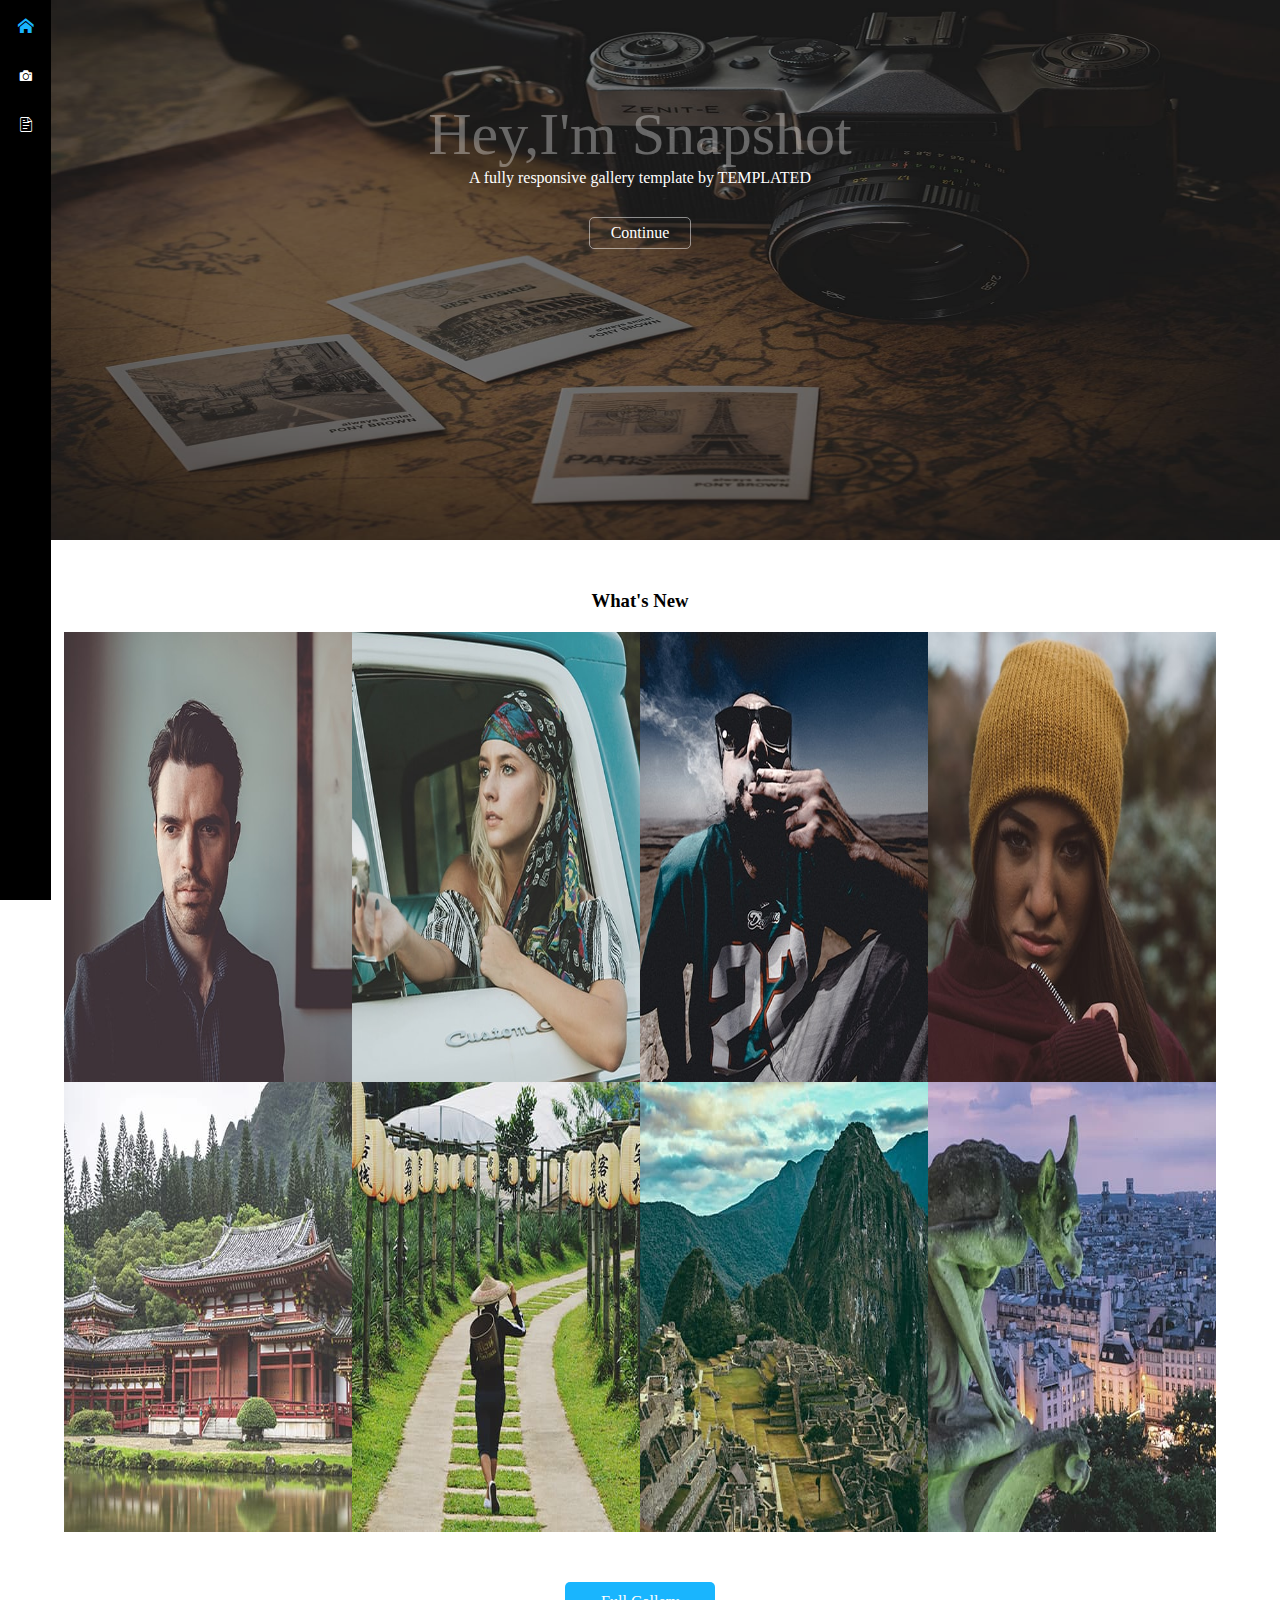
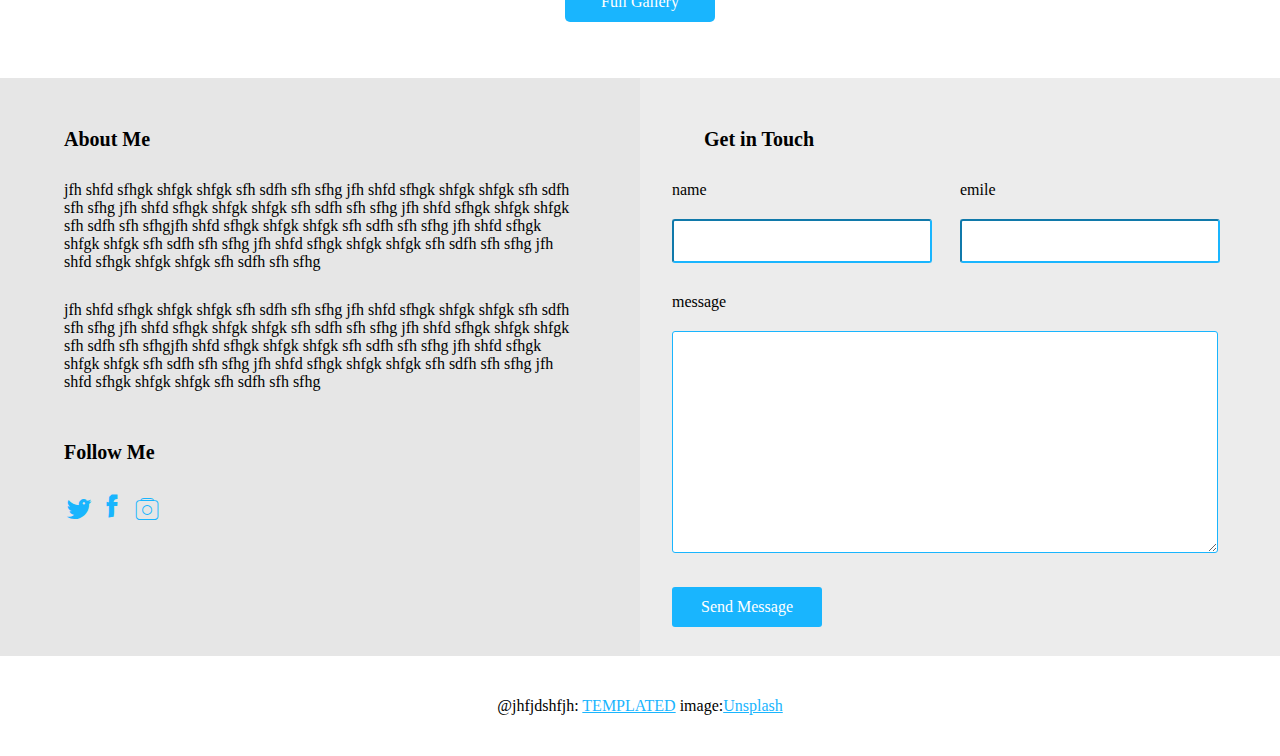
<file: index.html>
<!doctype html>
<html lang="en">
<head>
    <meta charset="UTF-8">
    <meta name="viewport" content="width=device-width,initial-scale=1,maximum-scale=1,user-scalable=no">
    <title>首页</title>
    <link rel="stylesheet" href="css/lightcase.css">
    <link rel="stylesheet" href="css/style.css">
    <link rel="stylesheet" href="css/iconfont.css">
    <script src="js/jquery-1.8.3.min.js"></script>
    <script src="js/html5media.min.js"></script>
    <script src="js/lightcase.js"></script>
    <script src="js/sct.js"></script>
</head>
<body>
    <header>
        <div><span>Hey,I'm Snapshot</span><br>A fully responsive gallery template by TEMPLATED
        <br><a href="#box1">Continue</a></div>
    </header>
    <nav>
        <a href="#" style="color: #19b5fe;"><span class="iconfont icon-fangzi"></span></a>
        <a href="all.html"><span class="iconfont icon-xiangji"></span></a>
        <a href="place.html"><span class="iconfont icon-iconset0118"></span></a>
    </nav>
    <section id="box1">
        <h3>What's New</h3>
        <div class="thumbs">
           <p><a id="example5" data-rel="lightcase" href="images/fulls/01.jpg" title="标题1"><img src="images/thumbs/01.jpg"  width="100%" height="100%"></a></p>
           <p><a id="example6" data-rel="lightcase" href="images/fulls/02.jpg" title="标题1"><img src="images/thumbs/02.jpg" width="100%" height="100%"></a></p>
           <p><a id="example7" data-rel="lightcase" href="images/fulls/03.jpg" title="标题1"><img src="images/thumbs/03.jpg" width="100%" height="100%"></a></p>
           <p><a id="example8" data-rel="lightcase" href="images/fulls/04.jpg" title="标题1" class="last"><img class="last" src="images/thumbs/04.jpg" width="100%" height="100%"></a></p>
           <p><a id="example9" data-rel="lightcase" href="images/fulls/05.jpg" title="标题1" class="last"><img class="last" src="images/thumbs/05.jpg" width="100%" height="100%"></a></p>
           <p><a id="example10" data-rel="lightcase" href="images/fulls/06.jpg" title="标题1" class="last"><img class="last" src="images/thumbs/06.jpg" width="100%" height="100%"></a></p>
           <p><a id="example11" data-rel="lightcase" href="images/fulls/07.jpg" title="标题1" class="last"><img class="last" src="images/thumbs/07.jpg" width="100%" height="100%"></a></p>
           <p><a id="example12" data-rel="lightcase" href="images/fulls/08.jpg" title="标题1" class="last"><img class="last" src="images/thumbs/08.jpg" width="100%" height="100%"></a></p>
    </div>
        <a href="#">Full Gallery</a>
    </section>
    <section id="box2">
        <div class="left">
            <h4>About Me</h4>
            <p>jfh shfd sfhgk shfgk shfgk sfh sdfh sfh sfhg jfh shfd sfhgk shfgk shfgk sfh sdfh sfh sfhg jfh shfd sfhgk shfgk shfgk sfh sdfh sfh sfhg jfh shfd sfhgk shfgk shfgk sfh sdfh sfh sfhgjfh shfd sfhgk shfgk shfgk sfh sdfh sfh sfhg jfh shfd sfhgk shfgk shfgk sfh sdfh sfh sfhg jfh shfd sfhgk shfgk shfgk sfh sdfh sfh sfhg jfh shfd sfhgk shfgk shfgk sfh sdfh sfh sfhg </p>
            <p>jfh shfd sfhgk shfgk shfgk sfh sdfh sfh sfhg jfh shfd sfhgk shfgk shfgk sfh sdfh sfh sfhg jfh shfd sfhgk shfgk shfgk sfh sdfh sfh sfhg jfh shfd sfhgk shfgk shfgk sfh sdfh sfh sfhgjfh shfd sfhgk shfgk shfgk sfh sdfh sfh sfhg jfh shfd sfhgk shfgk shfgk sfh sdfh sfh sfhg jfh shfd sfhgk shfgk shfgk sfh sdfh sfh sfhg jfh shfd sfhgk shfgk shfgk sfh sdfh sfh sfhg </p>
            <h4>Follow Me</h4>
            <p>
             <span class="iconfont icon-bird"></span>
            <span class="iconfont icon-f"></span>
            <span class="iconfont icon-xiangji1"></span>
            </p>
        </div>
        <div class="right">
            <h4>Get in Touch</h4>
            <label for="" class="nm" tabindex="1"><span>name</span><br>
            <input type="text"  ></label>

            <label for="" class="nm" tabindex="2"><span>emile</span><br>
            <input type="emile"></label>

            <label for=""> <span>message</span><br>
            <textarea name="" tabindex="3" ></textarea></label>
            <label for=""><a href="#">Send Message</a></label>
        </div>
    </section>
    <footer>
        <p>@jhfjdshfjh: <a href="#">TEMPLATED</a> image:<a href="#">Unsplash</a></p>
    </footer>
</body>
</html>
</file>
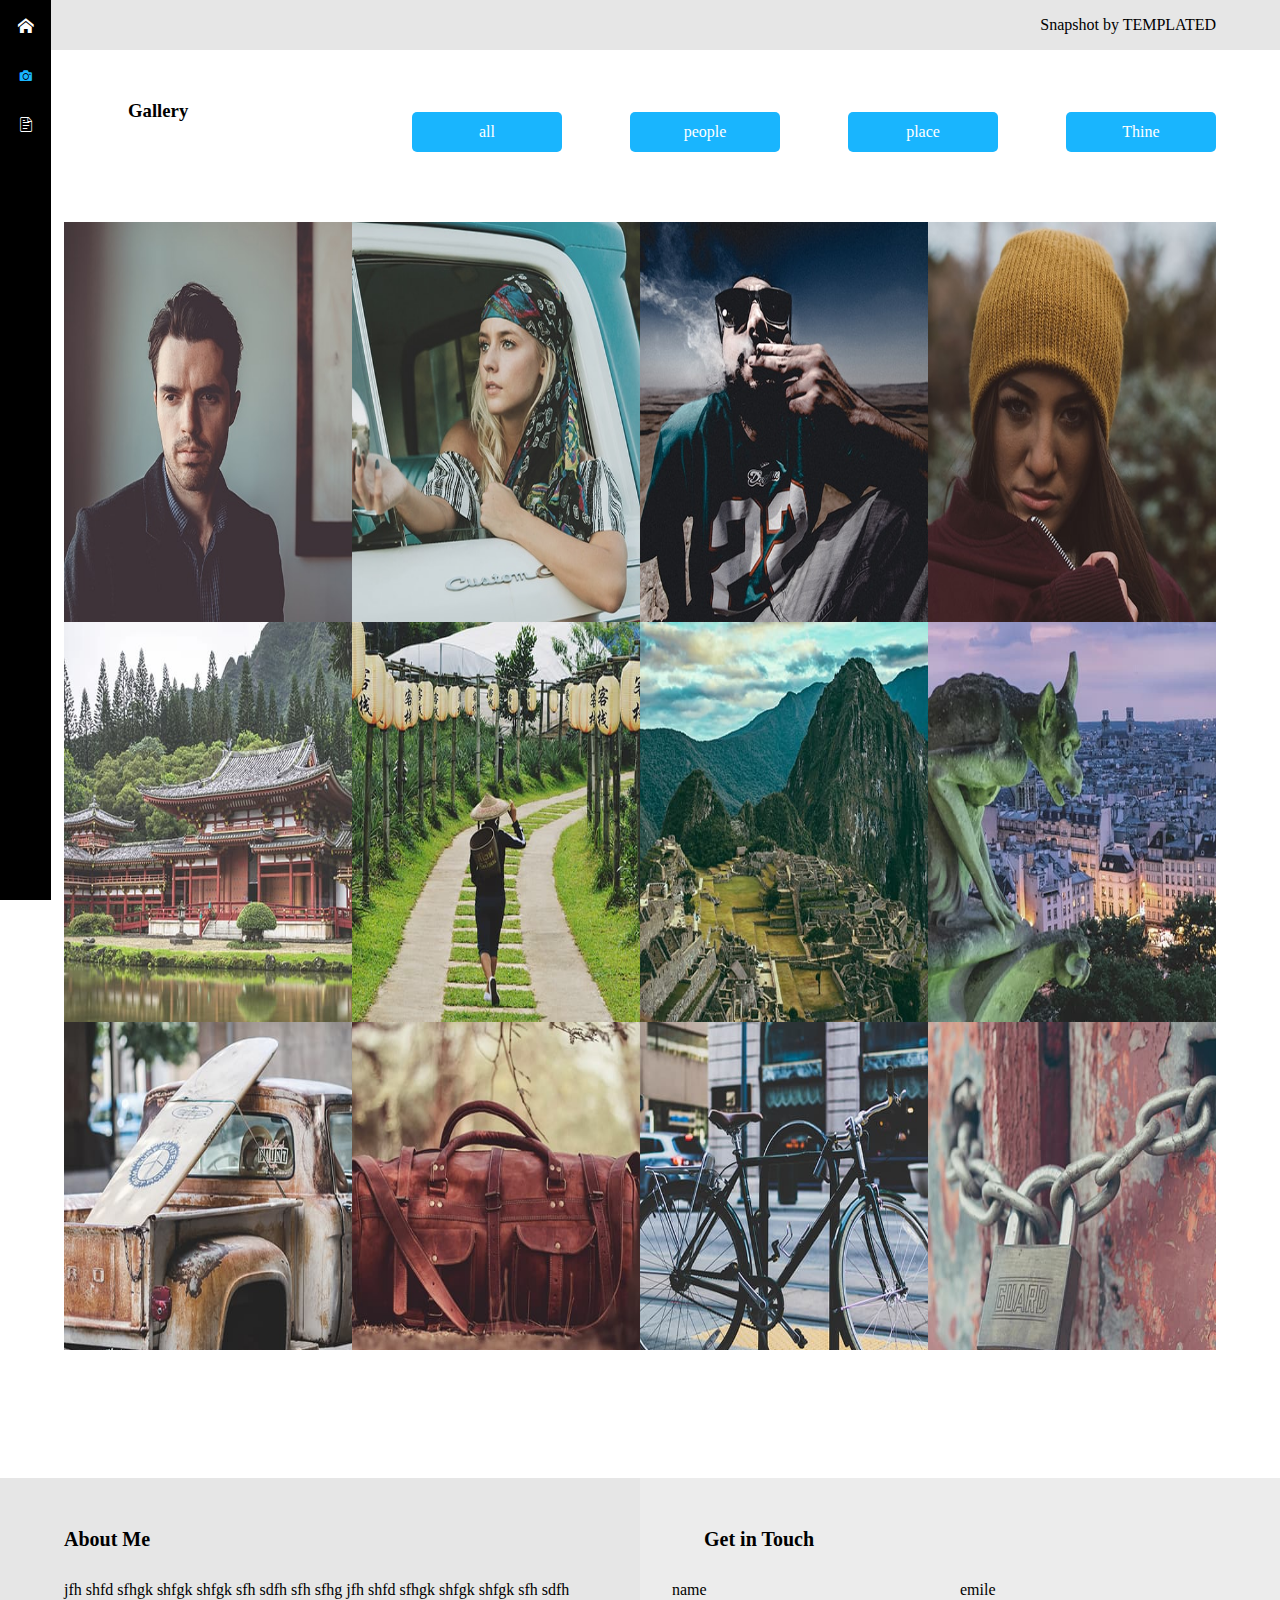
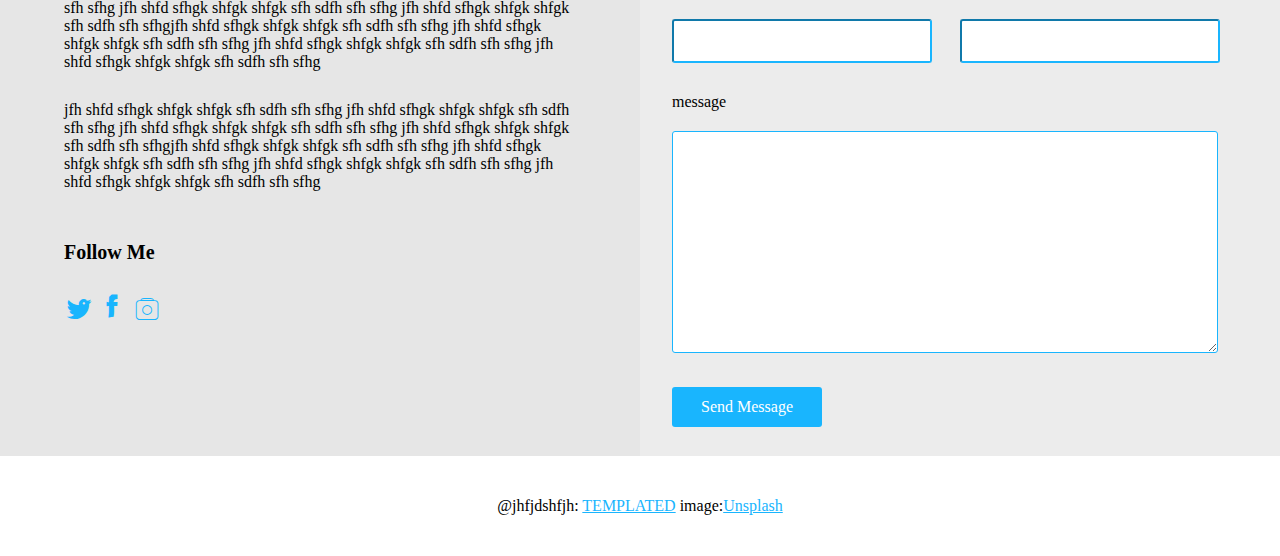
<file: all.html>
<!doctype html>
<html lang="en">
<head>
    <meta charset="UTF-8">
    <meta name="viewport" content="width=device-width,initial-scale=1,maximum-scale=1,user-scalable=no">
    <title>次页</title>
    <link rel="stylesheet" href="css/lightcase.css">
    <link rel="stylesheet" href="css/style.css">
    <link rel="stylesheet" href="css/iconfont.css">
    <script src="js/jquery-1.8.3.min.js"></script>
    <script src="js/html5media.min.js"></script>
    <script src="js/lightcase.js"></script>
    <script src="js/sct.js"></script>
</head>
<body>
    <header id="all">
        <span>Snapshot by TEMPLATED</span>
    </header>
    <nav>
        <a href="index.html"><span class="iconfont icon-fangzi"></span></a>
        <a href="#" style="color: #19b5fe;"><span class="iconfont icon-xiangji"></span></a>
        <a href="place.html"><span class="iconfont icon-iconset0118"></span></a>
    </nav>
    <section id="box1" class="all">
        <h3>Gallery </h3>
        <a href="allindex.html">all</a>
        <a href="place.html#p">people</a>
        <a href="place.html#box1">place</a>
        <a href="place.html#t">Thine</a>
        <div>
            <p><a id="example5" data-rel="lightcase" href="images/fulls/01.jpg" title="标题1"><img src="images/thumbs/01.jpg"  width="100%" height="100%"></a></p>
            <p><a id="example6" data-rel="lightcase" href="images/fulls/02.jpg" title="标题1"><img src="images/thumbs/02.jpg" width="100%" height="100%"></a></p>
           <p><a id="example7" data-rel="lightcase" href="images/fulls/03.jpg" title="标题1"><img src="images/thumbs/03.jpg" width="100%" height="100%"></a></p>
           <p><a id="example8" data-rel="lightcase" href="images/fulls/04.jpg" title="标题1" class="last"><img class="last" src="images/thumbs/04.jpg" width="100%" height="100%"></a></p>
           <p><a id="example9" data-rel="lightcase" href="images/fulls/05.jpg" title="标题1" class="last"><img class="last" src="images/thumbs/05.jpg" width="100%" height="100%"></a></p>
           <p><a id="example10" data-rel="lightcase" href="images/fulls/06.jpg" title="标题1" class="last"><img class="last" src="images/thumbs/06.jpg" width="100%" height="100%"></a></p>
           <p><a id="example11" data-rel="lightcase" href="images/fulls/07.jpg" title="标题1" class="last"><img class="last" src="images/thumbs/07.jpg" width="100%" height="100%"></a></p>
           <p><a id="example12" data-rel="lightcase" href="images/fulls/08.jpg" title="标题1" class="last"><img class="last" src="images/thumbs/08.jpg" width="100%" height="100%"></a></p>
            <p><a id="example133" data-rel="lightcase" href="images/fulls/09.jpg" title="标题1" class="last"><img class="last" src="images/thumbs/09.jpg" width="100%" height="100%"></a></p>
            <p><a id="example14" data-rel="lightcase" href="images/fulls/10.jpg" title="标题1" class="last"><img class="last" src="images/thumbs/10.jpg" width="100%" height="100%"></a></p>
            <p><a id="example15" data-rel="lightcase" href="images/fulls/11.jpg" title="标题1" class="last"><img class="last" src="images/thumbs/11.jpg" width="100%" height="100%"></a></p>
            <p><a id="example16" data-rel="lightcase" href="images/fulls/12.jpg" title="标题1" class="last"><img class="last" src="images/thumbs/12.jpg" width="100%" height="100%"></a></p>
        </div>
        
    </section>
    <section id="box2">
        <div class="left">
            <h4>About Me</h4>
            <p>jfh shfd sfhgk shfgk shfgk sfh sdfh sfh sfhg jfh shfd sfhgk shfgk shfgk sfh sdfh sfh sfhg jfh shfd sfhgk shfgk shfgk sfh sdfh sfh sfhg jfh shfd sfhgk shfgk shfgk sfh sdfh sfh sfhgjfh shfd sfhgk shfgk shfgk sfh sdfh sfh sfhg jfh shfd sfhgk shfgk shfgk sfh sdfh sfh sfhg jfh shfd sfhgk shfgk shfgk sfh sdfh sfh sfhg jfh shfd sfhgk shfgk shfgk sfh sdfh sfh sfhg </p>
            <p>jfh shfd sfhgk shfgk shfgk sfh sdfh sfh sfhg jfh shfd sfhgk shfgk shfgk sfh sdfh sfh sfhg jfh shfd sfhgk shfgk shfgk sfh sdfh sfh sfhg jfh shfd sfhgk shfgk shfgk sfh sdfh sfh sfhgjfh shfd sfhgk shfgk shfgk sfh sdfh sfh sfhg jfh shfd sfhgk shfgk shfgk sfh sdfh sfh sfhg jfh shfd sfhgk shfgk shfgk sfh sdfh sfh sfhg jfh shfd sfhgk shfgk shfgk sfh sdfh sfh sfhg </p>
            <h4>Follow Me</h4>
            <p>
            <span class="iconfont icon-bird"></span>
            <span class="iconfont icon-f"></span>
            <span class="iconfont icon-xiangji1"></span>
            </p>
        </div>
        <div class="right">
            <h4>Get in Touch</h4>
            <label for="" class="nm" tabindex="1"><span>name</span><br>
            <input type="text"></label>

            <label for="" class="nm" tabindex="2"><span>emile</span><br>
            <input type="emile"></label>

            <label for="" tabindex="3"> <span>message</span><br>
            <textarea name=""  cols="87" rows="5"></textarea></label>
            <label for=""><a href="#">Send Message</a></label>
        </div>
    </section>
    <footer>
        <p>@jhfjdshfjh: <a href="#">TEMPLATED</a> image:<a href="#">Unsplash</a></p>
    </footer>
</body>
</html>
</file>
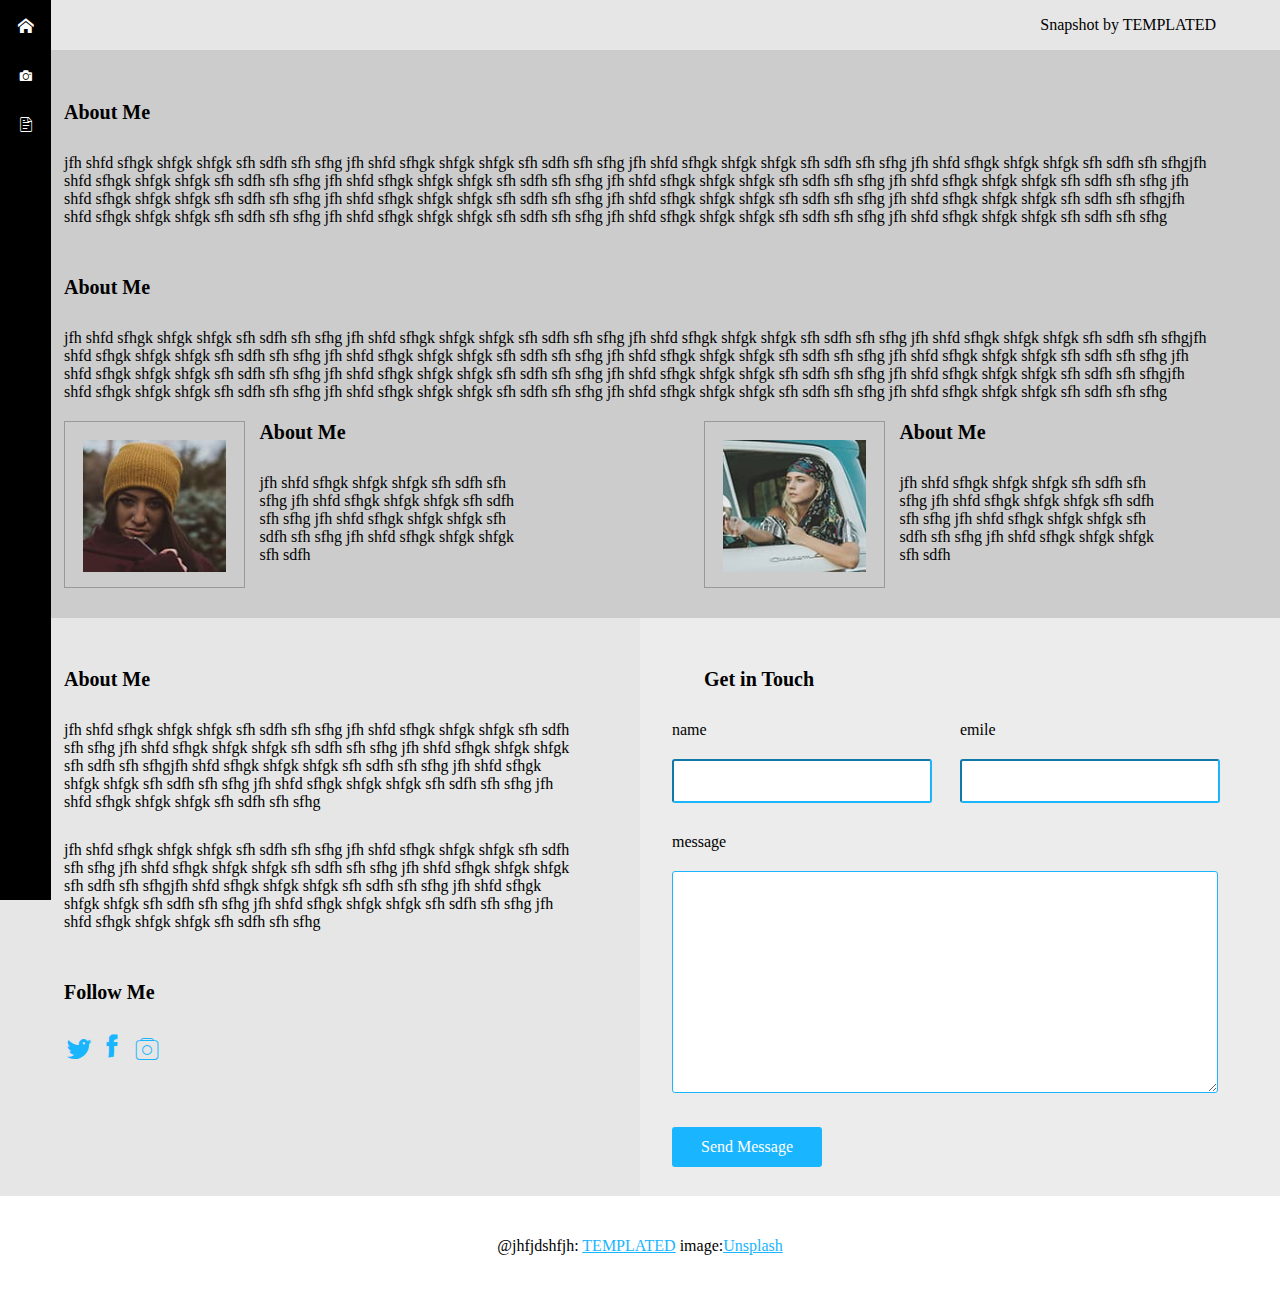
<file: allindex.html>
<!doctype html>
<html lang="en">
<head>
    <meta charset="UTF-8">
    <meta name="viewport" content="width=device-width,initial-scale=1,maximum-scale=1,user-scalable=no">
    <title>全部</title>
    <link rel="stylesheet" href="css/lightcase.css">
    <link rel="stylesheet" href="css/style.css">
    <link rel="stylesheet" href="css/iconfont.css">
    <script src="js/jquery-1.8.3.min.js"></script>
    <script src="js/html5media.min.js"></script>
    <script src="js/lightcase.js"></script>
    <script src="js/sct.js"></script>
</head>
<body>
    <header id="all">
        <span>Snapshot by TEMPLATED</span>
    </header>
    <nav>
       <a href="index.html" ><span class="iconfont icon-fangzi"></span></a>
        <a href="all.html"><span class="iconfont icon-xiangji"></span></a>
        <a href="place.html"><span class="iconfont icon-iconset0118"></span></a>
    </nav>
    <section id="box4">
        <h4>About Me</h4>
            <p>jfh shfd sfhgk shfgk shfgk sfh sdfh sfh sfhg jfh shfd sfhgk shfgk shfgk sfh sdfh sfh sfhg jfh shfd sfhgk shfgk shfgk sfh sdfh sfh sfhg jfh shfd sfhgk shfgk shfgk sfh sdfh sfh sfhgjfh shfd sfhgk shfgk shfgk sfh sdfh sfh sfhg jfh shfd sfhgk shfgk shfgk sfh sdfh sfh sfhg jfh shfd sfhgk shfgk shfgk sfh sdfh sfh sfhg jfh shfd sfhgk shfgk shfgk sfh sdfh sfh sfhg jfh shfd sfhgk shfgk shfgk sfh sdfh sfh sfhg jfh shfd sfhgk shfgk shfgk sfh sdfh sfh sfhg jfh shfd sfhgk shfgk shfgk sfh sdfh sfh sfhg jfh shfd sfhgk shfgk shfgk sfh sdfh sfh sfhgjfh shfd sfhgk shfgk shfgk sfh sdfh sfh sfhg jfh shfd sfhgk shfgk shfgk sfh sdfh sfh sfhg jfh shfd sfhgk shfgk shfgk sfh sdfh sfh sfhg jfh shfd sfhgk shfgk shfgk sfh sdfh sfh sfhg </p>
            <h4>About Me</h4>
            <p>jfh shfd sfhgk shfgk shfgk sfh sdfh sfh sfhg jfh shfd sfhgk shfgk shfgk sfh sdfh sfh sfhg jfh shfd sfhgk shfgk shfgk sfh sdfh sfh sfhg jfh shfd sfhgk shfgk shfgk sfh sdfh sfh sfhgjfh shfd sfhgk shfgk shfgk sfh sdfh sfh sfhg jfh shfd sfhgk shfgk shfgk sfh sdfh sfh sfhg jfh shfd sfhgk shfgk shfgk sfh sdfh sfh sfhg jfh shfd sfhgk shfgk shfgk sfh sdfh sfh sfhg jfh shfd sfhgk shfgk shfgk sfh sdfh sfh sfhg jfh shfd sfhgk shfgk shfgk sfh sdfh sfh sfhg jfh shfd sfhgk shfgk shfgk sfh sdfh sfh sfhg jfh shfd sfhgk shfgk shfgk sfh sdfh sfh sfhgjfh shfd sfhgk shfgk shfgk sfh sdfh sfh sfhg jfh shfd sfhgk shfgk shfgk sfh sdfh sfh sfhg jfh shfd sfhgk shfgk shfgk sfh sdfh sfh sfhg jfh shfd sfhgk shfgk shfgk sfh sdfh sfh sfhg </p>
            <div class="lt">
               <div class="img"><img src="images/pic01.jpg" width="80%" height="80%"></div>
               <div class="txt">
                    <h5>About Me</h5>
                    <p>jfh shfd sfhgk shfgk shfgk sfh sdfh sfh sfhg jfh shfd sfhgk shfgk shfgk sfh sdfh sfh sfhg jfh shfd sfhgk shfgk shfgk sfh sdfh sfh sfhg jfh shfd sfhgk shfgk shfgk sfh sdfh</p>
                </div>
            </div>
            <div class="rt">
                <div class="img"><img src="images/pic02.jpg" width="80%" height="80%"></div>
                <div class="txt">
                    <h5>About Me</h5>
                    <p >jfh shfd sfhgk shfgk shfgk sfh sdfh sfh sfhg jfh shfd sfhgk shfgk shfgk sfh sdfh sfh sfhg jfh shfd sfhgk shfgk shfgk sfh sdfh sfh sfhg jfh shfd sfhgk shfgk shfgk sfh sdfh</p>
                </div>
            </div>
    </section>

    <section id="box2" class="box2">
        <div class="left">
            <h4>About Me</h4>
            <p>jfh shfd sfhgk shfgk shfgk sfh sdfh sfh sfhg jfh shfd sfhgk shfgk shfgk sfh sdfh sfh sfhg jfh shfd sfhgk shfgk shfgk sfh sdfh sfh sfhg jfh shfd sfhgk shfgk shfgk sfh sdfh sfh sfhgjfh shfd sfhgk shfgk shfgk sfh sdfh sfh sfhg jfh shfd sfhgk shfgk shfgk sfh sdfh sfh sfhg jfh shfd sfhgk shfgk shfgk sfh sdfh sfh sfhg jfh shfd sfhgk shfgk shfgk sfh sdfh sfh sfhg </p>
            <p>jfh shfd sfhgk shfgk shfgk sfh sdfh sfh sfhg jfh shfd sfhgk shfgk shfgk sfh sdfh sfh sfhg jfh shfd sfhgk shfgk shfgk sfh sdfh sfh sfhg jfh shfd sfhgk shfgk shfgk sfh sdfh sfh sfhgjfh shfd sfhgk shfgk shfgk sfh sdfh sfh sfhg jfh shfd sfhgk shfgk shfgk sfh sdfh sfh sfhg jfh shfd sfhgk shfgk shfgk sfh sdfh sfh sfhg jfh shfd sfhgk shfgk shfgk sfh sdfh sfh sfhg </p>
            <h4>Follow Me</h4>
            <p>
            <span class="iconfont icon-bird"></span>
            <span class="iconfont icon-f"></span>
            <span class="iconfont icon-xiangji1"></span>
            </p>
        </div>
        <div class="right">
            <h4>Get in Touch</h4>
            <label for="" class="nm" tabindex="1"><span>name</span><br>
            <input type="text"></label>

            <label for="" class="nm" tabindex="2"><span>emile</span><br>
            <input type="emile"></label>

            <label for="" tabindex="3"> <span>message</span><br>
            <textarea name=""  cols="87" rows="5"></textarea></label>
            <label for=""><a href="#">Send Message</a></label>
        </div>
    </section>
    <footer>
        <p>@jhfjdshfjh: <a href="#">TEMPLATED</a> image:<a href="#">Unsplash</a></p>
    </footer>
</body>
</html>
</file>
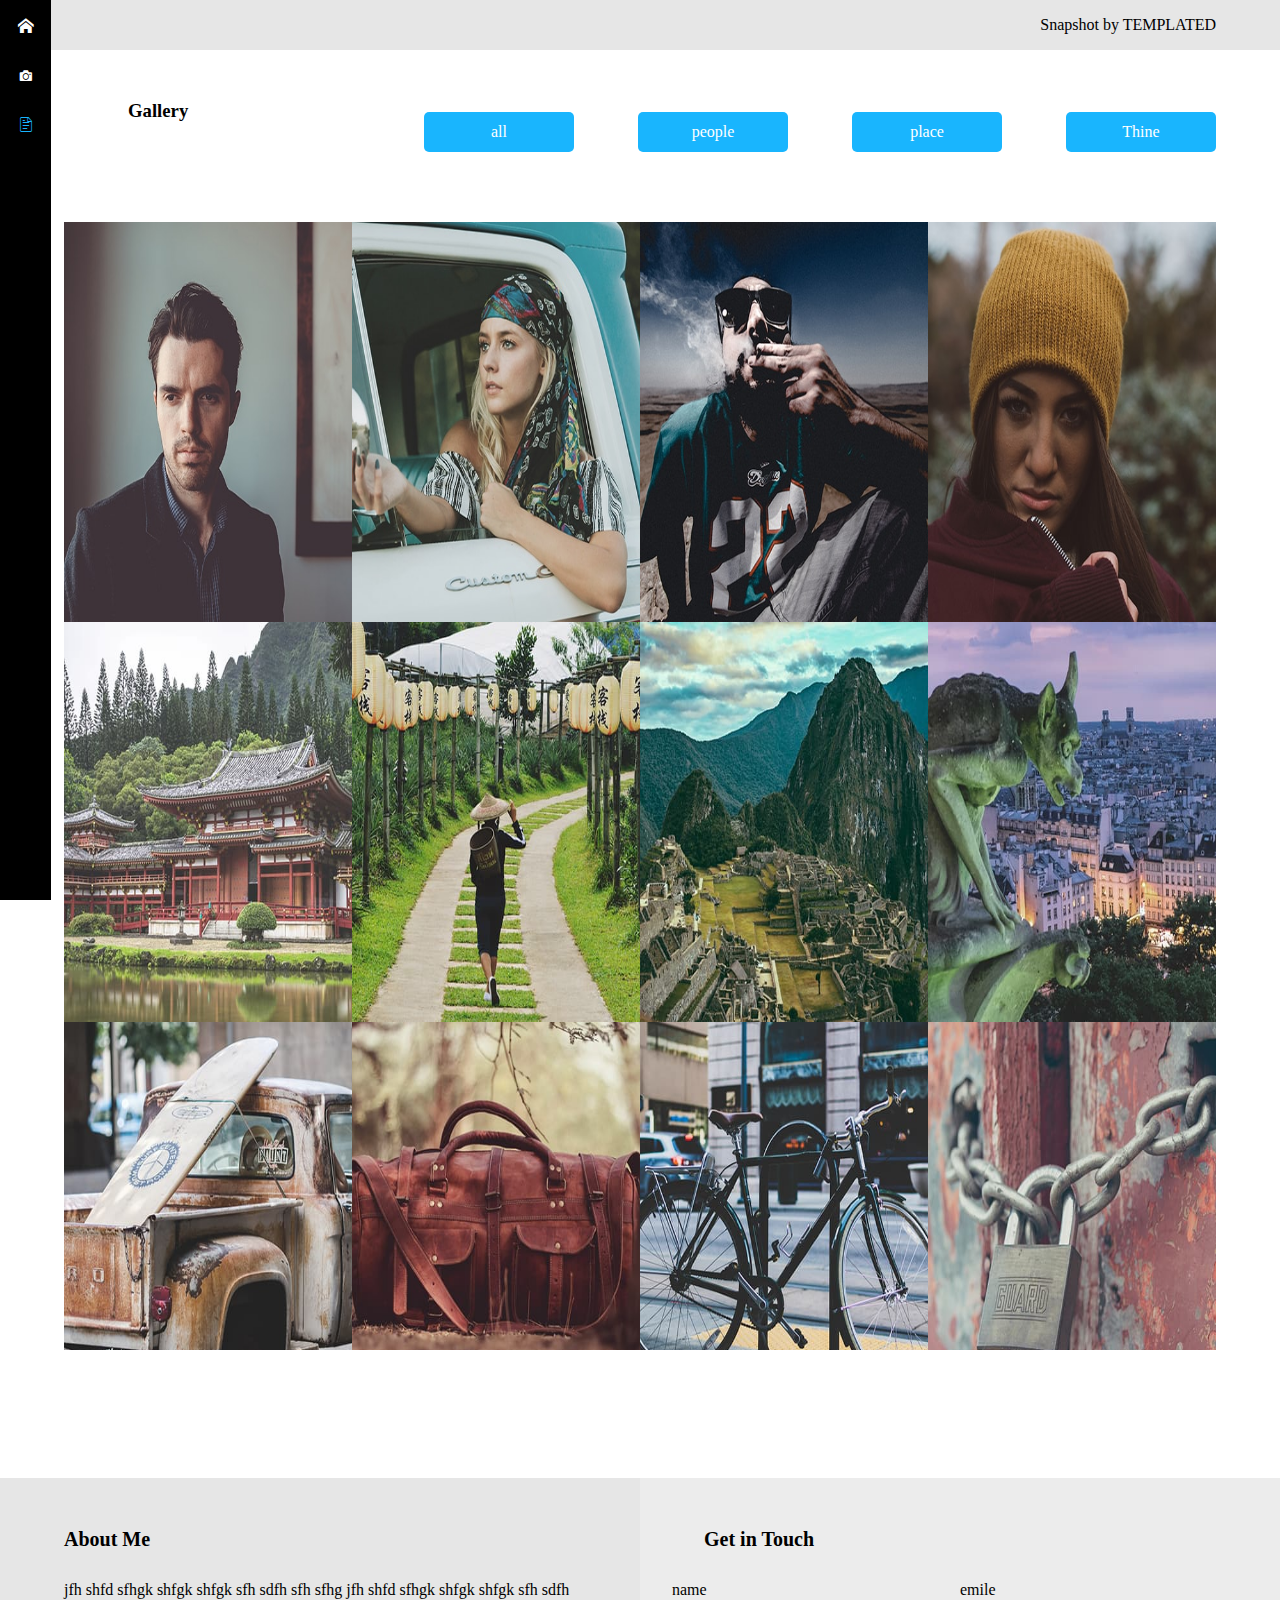
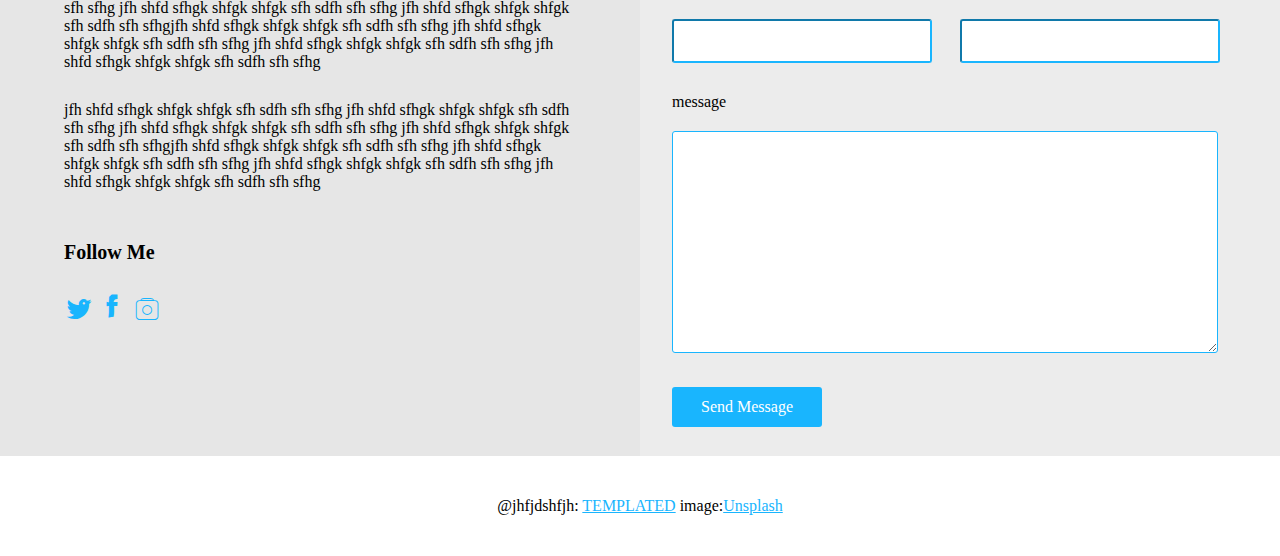
<file: place.html>
<!doctype html>
<html lang="en">
<head>
    <meta charset="UTF-8">
    <meta name="viewport" content="width=device-width,initial-scale=1,maximum-scale=1,user-scalable=no">
    <title>尾页</title>
    <link rel="stylesheet" href="css/lightcase.css">
    <link rel="stylesheet" href="css/style.css">
    <link rel="stylesheet" href="css/iconfont.css">
    <script src="js/jquery-1.8.3.min.js"></script>
    <script src="js/html5media.min.js"></script>
    <script src="js/lightcase.js"></script>
    <script src="js/sct.js"></script>
</head>
<body>
    <header id="all">
        <span>Snapshot by TEMPLATED</span>
    </header>
    <nav>
       <a href="index.html" ><span class="iconfont icon-fangzi"></span></a>
        <a href="all.html"><span class="iconfont icon-xiangji"></span></a>
        <a href="#" style="color: #19b5fe;"><span class="iconfont icon-iconset0118"></span></a>
    </nav>
    <section id="box1" class="all">
        <h3>Gallery </h3>
        <a href="#">all</a><a href="#p">people</a><a href="#box1">place</a><a href="#t">Thine</a>
        <div><span id="t">
            <p><a id="example5" data-rel="lightcase" href="images/fulls/01.jpg" title="标题1"><img src="images/thumbs/01.jpg"  width="100%" height="100%"></a></p>
            <p><a id="example6" data-rel="lightcase" href="images/fulls/02.jpg" title="标题1"><img src="images/thumbs/02.jpg" width="100%" height="100%"></a></p>
           <p><a id="example7" data-rel="lightcase" href="images/fulls/03.jpg" title="标题1"><img src="images/thumbs/03.jpg" width="100%" height="100%"></a></p>
           <p><a id="example8" data-rel="lightcase" href="images/fulls/04.jpg" title="标题1" class="last"><img class="last" src="images/thumbs/04.jpg" width="100%" height="100%"></a></p></span>
            <div id="p">
            <p><a id="example9" data-rel="lightcase" href="images/fulls/05.jpg" title="标题1" class="last"><img class="last" src="images/thumbs/05.jpg" width="100%" height="100%"></a></p>
           <p><a id="example10" data-rel="lightcase" href="images/fulls/06.jpg" title="标题1" class="last"><img class="last" src="images/thumbs/06.jpg" width="100%" height="100%"></a></p>
           <p><a id="example11" data-rel="lightcase" href="images/fulls/07.jpg" title="标题1" class="last"><img class="last" src="images/thumbs/07.jpg" width="100%" height="100%"></a></p>
           <p><a id="example12" data-rel="lightcase" href="images/fulls/08.jpg" title="标题1" class="last"><img class="last" src="images/thumbs/08.jpg" width="100%" height="100%"></a></p>
            
           <p><a id="example133" data-rel="lightcase" href="images/fulls/09.jpg" title="标题1" class="last"><img class="last" src="images/thumbs/09.jpg" width="100%" height="100%"></a></p>
            <p><a id="example14" data-rel="lightcase" href="images/fulls/10.jpg" title="标题1" class="last"><img class="last" src="images/thumbs/10.jpg" width="100%" height="100%"></a></p>
            <p><a id="example15" data-rel="lightcase" href="images/fulls/11.jpg" title="标题1" class="last"><img class="last" src="images/thumbs/11.jpg" width="100%" height="100%"></a></p>
            <p><a id="example16" data-rel="lightcase" href="images/fulls/12.jpg" title="标题1" class="last"><img class="last" src="images/thumbs/12.jpg" width="100%" height="100%"></a></p>

            </div>
        </div>
        
    </section>
    <section id="box2">
        <div class="left">
            <h4>About Me</h4>
            <p>jfh shfd sfhgk shfgk shfgk sfh sdfh sfh sfhg jfh shfd sfhgk shfgk shfgk sfh sdfh sfh sfhg jfh shfd sfhgk shfgk shfgk sfh sdfh sfh sfhg jfh shfd sfhgk shfgk shfgk sfh sdfh sfh sfhgjfh shfd sfhgk shfgk shfgk sfh sdfh sfh sfhg jfh shfd sfhgk shfgk shfgk sfh sdfh sfh sfhg jfh shfd sfhgk shfgk shfgk sfh sdfh sfh sfhg jfh shfd sfhgk shfgk shfgk sfh sdfh sfh sfhg </p>
            <p>jfh shfd sfhgk shfgk shfgk sfh sdfh sfh sfhg jfh shfd sfhgk shfgk shfgk sfh sdfh sfh sfhg jfh shfd sfhgk shfgk shfgk sfh sdfh sfh sfhg jfh shfd sfhgk shfgk shfgk sfh sdfh sfh sfhgjfh shfd sfhgk shfgk shfgk sfh sdfh sfh sfhg jfh shfd sfhgk shfgk shfgk sfh sdfh sfh sfhg jfh shfd sfhgk shfgk shfgk sfh sdfh sfh sfhg jfh shfd sfhgk shfgk shfgk sfh sdfh sfh sfhg </p>
            <h4>Follow Me</h4>
            <p>
            <span class="iconfont icon-bird"></span>
            <span class="iconfont icon-f"></span>
            <span class="iconfont icon-xiangji1"></span>
            </p>
        </div>
        <div class="right">
            <h4>Get in Touch</h4>
            <label for="" class="nm" tabindex="1"><span>name</span><br>
            <input type="text"></label>

            <label for="" class="nm" tabindex="2"><span>emile</span><br>
            <input type="emile"></label>

            <label for="" tabindex="3"> <span>message</span><br>
            <textarea name=""  cols="87" rows="5"></textarea></label>
            <label for=""><a href="#">Send Message</a></label>
        </div>
    </section>
    <footer>
        <p>@jhfjdshfjh: <a href="#">TEMPLATED</a> image:<a href="#">Unsplash</a></p>
    </footer>
</body>
</html>
</file>
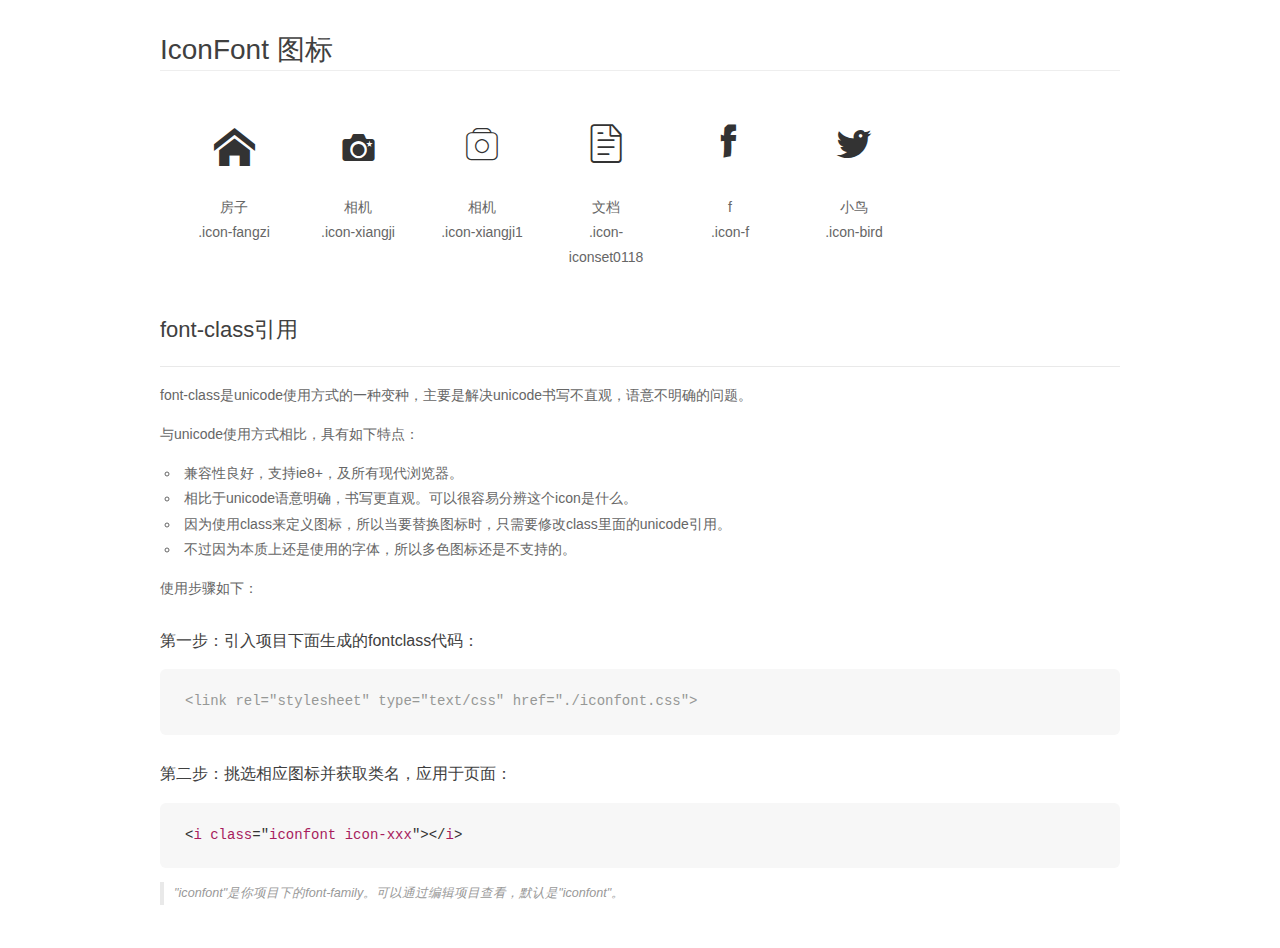
<file: download/font_9es0twwdj8ht1emi/demo_fontclass.html>
<!DOCTYPE html>
<html>
<head>
    <meta charset="utf-8"/>
    <title>IconFont</title>
    <link rel="stylesheet" href="demo.css">
    <link rel="stylesheet" href="iconfont.css">
</head>
<body>
    <div class="main markdown">
        <h1>IconFont 图标</h1>
        <ul class="icon_lists clear">
            
                <li>
                <i class="icon iconfont icon-fangzi"></i>
                    <div class="name">房子</div>
                    <div class="fontclass">.icon-fangzi</div>
                </li>
            
                <li>
                <i class="icon iconfont icon-xiangji"></i>
                    <div class="name">相机</div>
                    <div class="fontclass">.icon-xiangji</div>
                </li>
            
                <li>
                <i class="icon iconfont icon-xiangji1"></i>
                    <div class="name">相机</div>
                    <div class="fontclass">.icon-xiangji1</div>
                </li>
            
                <li>
                <i class="icon iconfont icon-iconset0118"></i>
                    <div class="name">文档</div>
                    <div class="fontclass">.icon-iconset0118</div>
                </li>
            
                <li>
                <i class="icon iconfont icon-f"></i>
                    <div class="name">f</div>
                    <div class="fontclass">.icon-f</div>
                </li>
            
                <li>
                <i class="icon iconfont icon-bird"></i>
                    <div class="name">小鸟</div>
                    <div class="fontclass">.icon-bird</div>
                </li>
            
        </ul>

        <h2 id="font-class-">font-class引用</h2>
        <hr>

        <p>font-class是unicode使用方式的一种变种，主要是解决unicode书写不直观，语意不明确的问题。</p>
        <p>与unicode使用方式相比，具有如下特点：</p>
        <ul>
        <li>兼容性良好，支持ie8+，及所有现代浏览器。</li>
        <li>相比于unicode语意明确，书写更直观。可以很容易分辨这个icon是什么。</li>
        <li>因为使用class来定义图标，所以当要替换图标时，只需要修改class里面的unicode引用。</li>
        <li>不过因为本质上还是使用的字体，所以多色图标还是不支持的。</li>
        </ul>
        <p>使用步骤如下：</p>
        <h3 id="-fontclass-">第一步：引入项目下面生成的fontclass代码：</h3>


        <pre><code class="lang-js hljs javascript"><span class="hljs-comment">&lt;link rel="stylesheet" type="text/css" href="./iconfont.css"&gt;</span></code></pre>
        <h3 id="-">第二步：挑选相应图标并获取类名，应用于页面：</h3>
        <pre><code class="lang-css hljs">&lt;<span class="hljs-selector-tag">i</span> <span class="hljs-selector-tag">class</span>="<span class="hljs-selector-tag">iconfont</span> <span class="hljs-selector-tag">icon-xxx</span>"&gt;&lt;/<span class="hljs-selector-tag">i</span>&gt;</code></pre>
        <blockquote>
        <p>"iconfont"是你项目下的font-family。可以通过编辑项目查看，默认是"iconfont"。</p>
        </blockquote>
    </div>
</body>
</html>
</file>
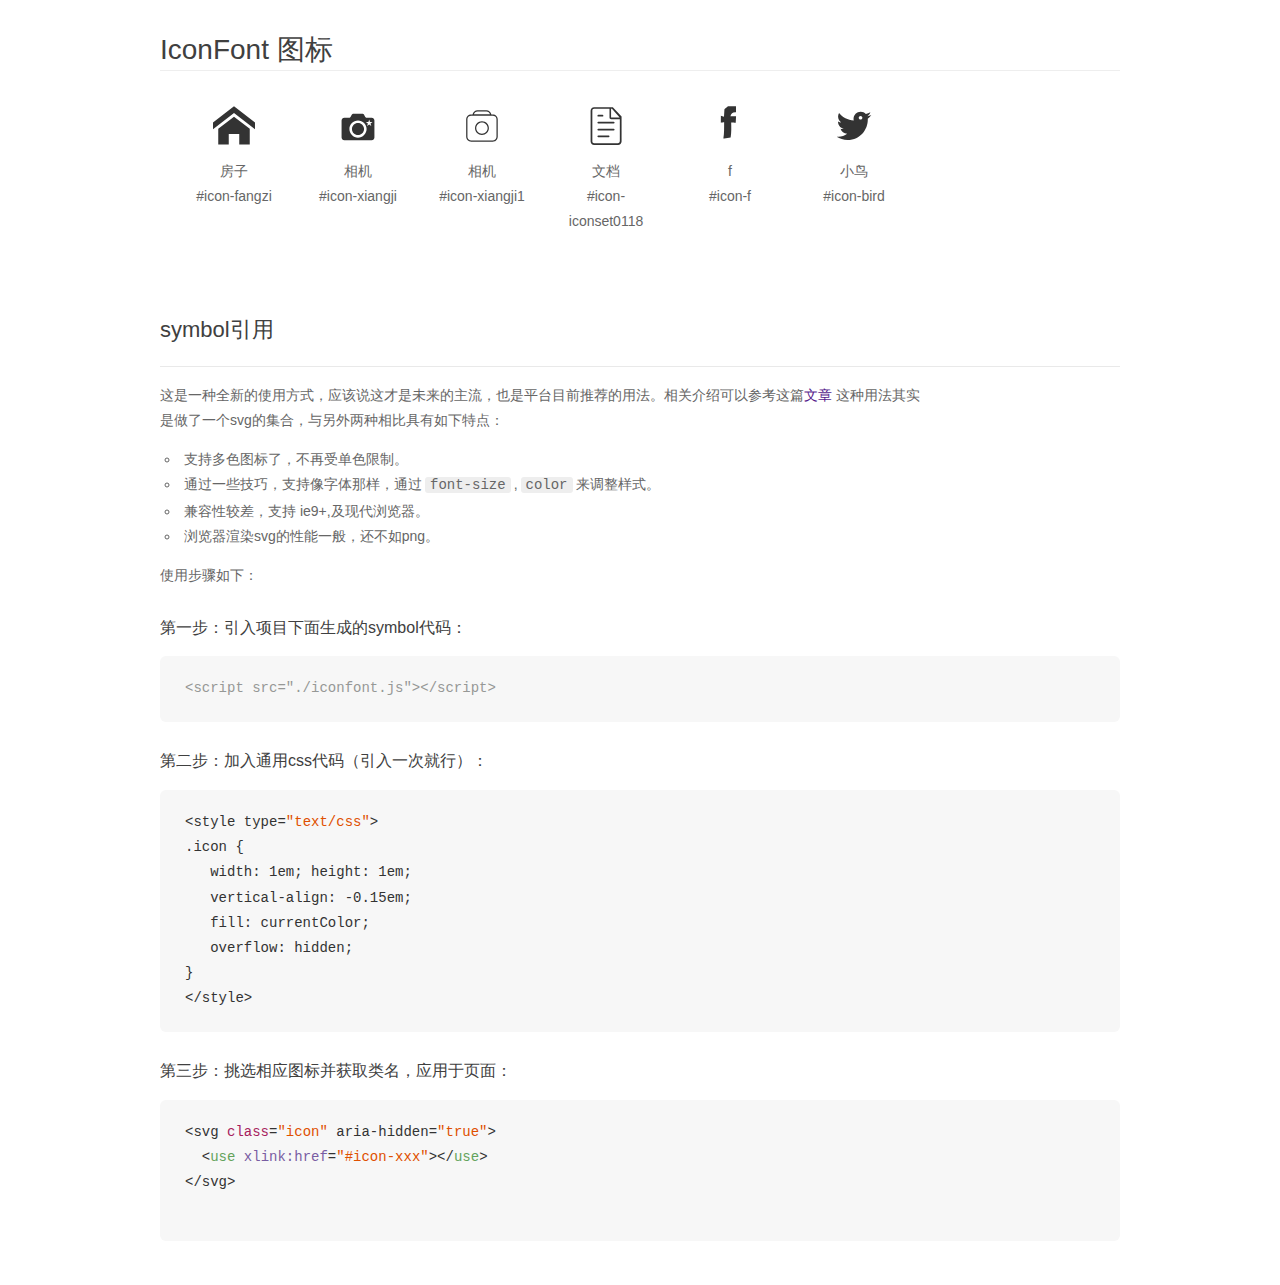
<file: download/font_9es0twwdj8ht1emi/demo_symbol.html>
<!DOCTYPE html>
<html>
<head>
    <meta charset="utf-8"/>
    <title>IconFont</title>
    <link rel="stylesheet" href="demo.css">
    <script src="iconfont.js"></script>

    <style type="text/css">
        .icon {
          /* 通过设置 font-size 来改变图标大小 */
          width: 1em; height: 1em;
          /* 图标和文字相邻时，垂直对齐 */
          vertical-align: -0.15em;
          /* 通过设置 color 来改变 SVG 的颜色/fill */
          fill: currentColor;
          /* path 和 stroke 溢出 viewBox 部分在 IE 下会显示
             normalize.css 中也包含这行 */
          overflow: hidden;
        }

    </style>
</head>
<body>
    <div class="main markdown">
        <h1>IconFont 图标</h1>
        <ul class="icon_lists clear">
            
                <li>
                    <svg class="icon" aria-hidden="true">
                        <use xlink:href="#icon-fangzi"></use>
                    </svg>
                    <div class="name">房子</div>
                    <div class="fontclass">#icon-fangzi</div>
                </li>
            
                <li>
                    <svg class="icon" aria-hidden="true">
                        <use xlink:href="#icon-xiangji"></use>
                    </svg>
                    <div class="name">相机</div>
                    <div class="fontclass">#icon-xiangji</div>
                </li>
            
                <li>
                    <svg class="icon" aria-hidden="true">
                        <use xlink:href="#icon-xiangji1"></use>
                    </svg>
                    <div class="name">相机</div>
                    <div class="fontclass">#icon-xiangji1</div>
                </li>
            
                <li>
                    <svg class="icon" aria-hidden="true">
                        <use xlink:href="#icon-iconset0118"></use>
                    </svg>
                    <div class="name">文档</div>
                    <div class="fontclass">#icon-iconset0118</div>
                </li>
            
                <li>
                    <svg class="icon" aria-hidden="true">
                        <use xlink:href="#icon-f"></use>
                    </svg>
                    <div class="name">f</div>
                    <div class="fontclass">#icon-f</div>
                </li>
            
                <li>
                    <svg class="icon" aria-hidden="true">
                        <use xlink:href="#icon-bird"></use>
                    </svg>
                    <div class="name">小鸟</div>
                    <div class="fontclass">#icon-bird</div>
                </li>
            
        </ul>


        <h2 id="symbol-">symbol引用</h2>
        <hr>

        <p>这是一种全新的使用方式，应该说这才是未来的主流，也是平台目前推荐的用法。相关介绍可以参考这篇<a href="">文章</a>
        这种用法其实是做了一个svg的集合，与另外两种相比具有如下特点：</p>
        <ul>
          <li>支持多色图标了，不再受单色限制。</li>
          <li>通过一些技巧，支持像字体那样，通过<code>font-size</code>,<code>color</code>来调整样式。</li>
          <li>兼容性较差，支持 ie9+,及现代浏览器。</li>
          <li>浏览器渲染svg的性能一般，还不如png。</li>
        </ul>
        <p>使用步骤如下：</p>
        <h3 id="-symbol-">第一步：引入项目下面生成的symbol代码：</h3>
        <pre><code class="lang-js hljs javascript"><span class="hljs-comment">&lt;script src="./iconfont.js"&gt;&lt;/script&gt;</span></code></pre>
        <h3 id="-css-">第二步：加入通用css代码（引入一次就行）：</h3>
        <pre><code class="lang-js hljs javascript">&lt;style type=<span class="hljs-string">"text/css"</span>&gt;
.icon {
   width: <span class="hljs-number">1</span>em; height: <span class="hljs-number">1</span>em;
   vertical-align: <span class="hljs-number">-0.15</span>em;
   fill: currentColor;
   overflow: hidden;
}
&lt;<span class="hljs-regexp">/style&gt;</span></code></pre>
        <h3 id="-">第三步：挑选相应图标并获取类名，应用于页面：</h3>
        <pre><code class="lang-js hljs javascript">&lt;svg <span class="hljs-class"><span class="hljs-keyword">class</span></span>=<span class="hljs-string">"icon"</span> aria-hidden=<span class="hljs-string">"true"</span>&gt;<span class="xml"><span class="hljs-tag">
  &lt;<span class="hljs-name">use</span> <span class="hljs-attr">xlink:href</span>=<span class="hljs-string">"#icon-xxx"</span>&gt;</span><span class="hljs-tag">&lt;/<span class="hljs-name">use</span>&gt;</span>
</span>&lt;<span class="hljs-regexp">/svg&gt;
        </span></code></pre>
    </div>
</body>
</html>
</file>
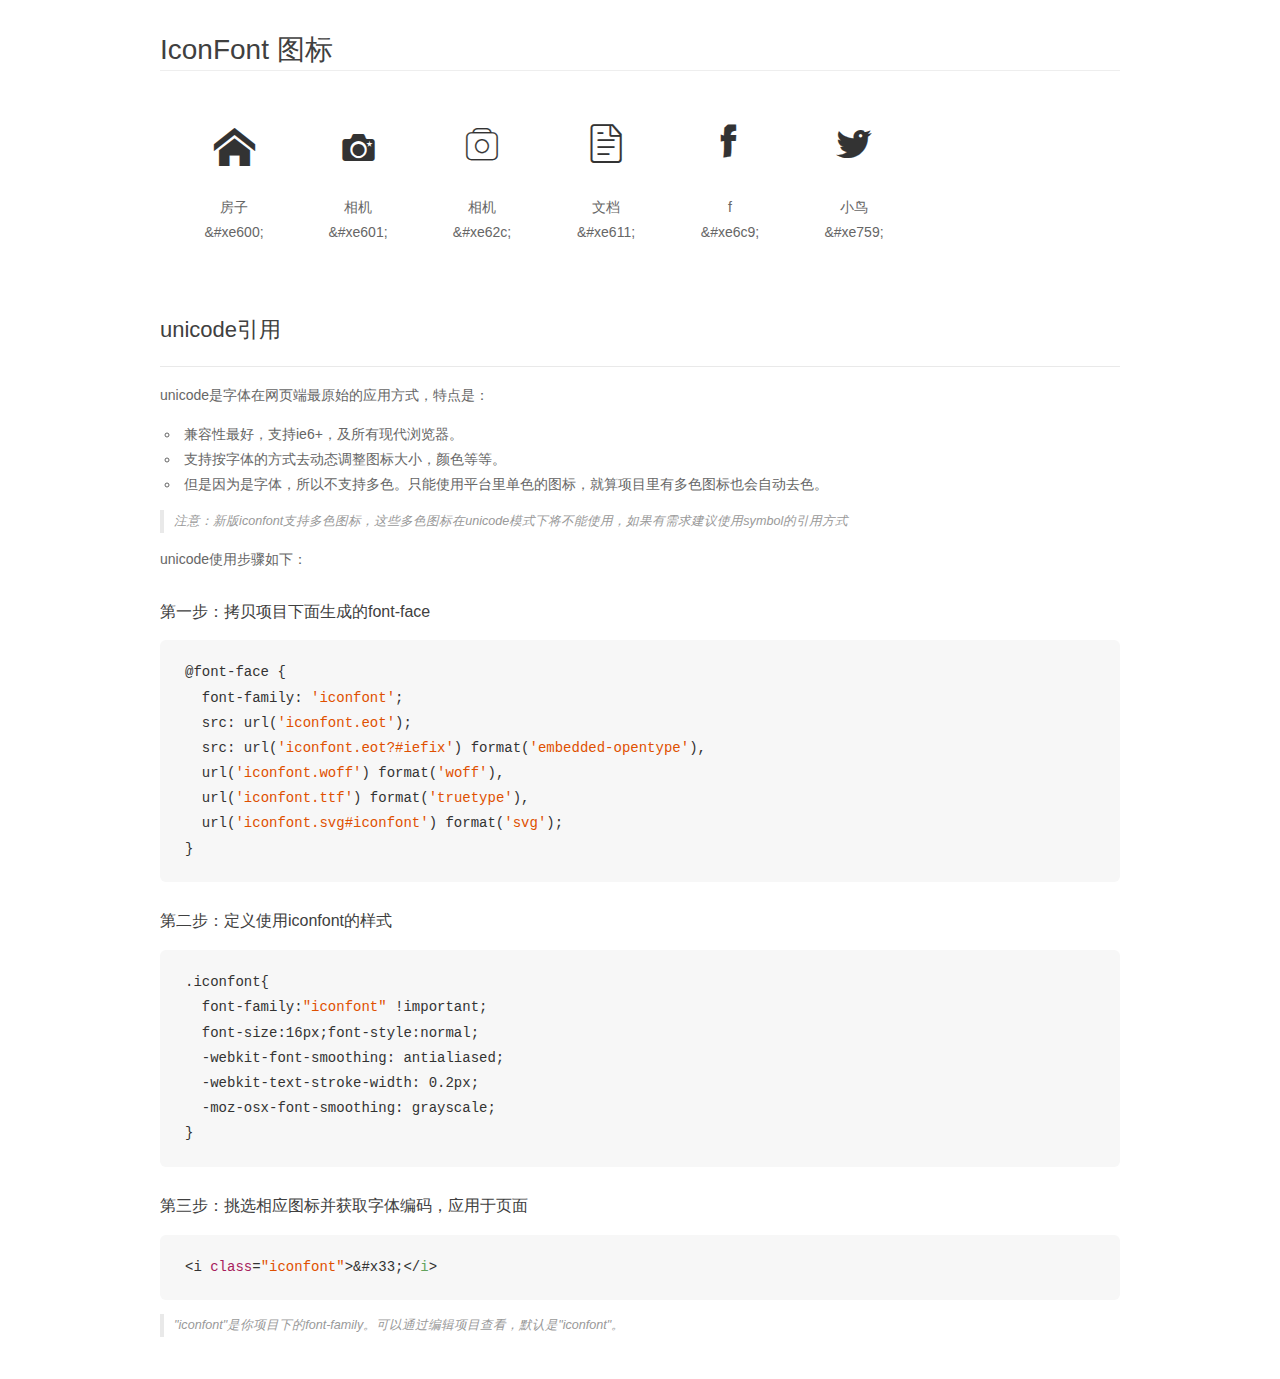
<file: download/font_9es0twwdj8ht1emi/demo_unicode.html>
<!DOCTYPE html>
<html>
<head>
    <meta charset="utf-8"/>
    <title>IconFont</title>
    <link rel="stylesheet" href="demo.css">

    <style type="text/css">

        @font-face {font-family: "iconfont";
          src: url('iconfont.eot'); /* IE9*/
          src: url('iconfont.eot#iefix') format('embedded-opentype'), /* IE6-IE8 */
          url('iconfont.woff') format('woff'), /* chrome, firefox */
          url('iconfont.ttf') format('truetype'), /* chrome, firefox, opera, Safari, Android, iOS 4.2+*/
          url('iconfont.svg#iconfont') format('svg'); /* iOS 4.1- */
        }

        .iconfont {
          font-family:"iconfont" !important;
          font-size:16px;
          font-style:normal;
          -webkit-font-smoothing: antialiased;
          -webkit-text-stroke-width: 0.2px;
          -moz-osx-font-smoothing: grayscale;
        }

    </style>
</head>
<body>
    <div class="main markdown">
        <h1>IconFont 图标</h1>
        <ul class="icon_lists clear">
            
                <li>
                <i class="icon iconfont">&#xe600;</i>
                    <div class="name">房子</div>
                    <div class="code">&amp;#xe600;</div>
                </li>
            
                <li>
                <i class="icon iconfont">&#xe601;</i>
                    <div class="name">相机</div>
                    <div class="code">&amp;#xe601;</div>
                </li>
            
                <li>
                <i class="icon iconfont">&#xe62c;</i>
                    <div class="name">相机</div>
                    <div class="code">&amp;#xe62c;</div>
                </li>
            
                <li>
                <i class="icon iconfont">&#xe611;</i>
                    <div class="name">文档</div>
                    <div class="code">&amp;#xe611;</div>
                </li>
            
                <li>
                <i class="icon iconfont">&#xe6c9;</i>
                    <div class="name">f</div>
                    <div class="code">&amp;#xe6c9;</div>
                </li>
            
                <li>
                <i class="icon iconfont">&#xe759;</i>
                    <div class="name">小鸟</div>
                    <div class="code">&amp;#xe759;</div>
                </li>
            
        </ul>
        <h2 id="unicode-">unicode引用</h2>
        <hr>

        <p>unicode是字体在网页端最原始的应用方式，特点是：</p>
        <ul>
        <li>兼容性最好，支持ie6+，及所有现代浏览器。</li>
        <li>支持按字体的方式去动态调整图标大小，颜色等等。</li>
        <li>但是因为是字体，所以不支持多色。只能使用平台里单色的图标，就算项目里有多色图标也会自动去色。</li>
        </ul>
        <blockquote>
        <p>注意：新版iconfont支持多色图标，这些多色图标在unicode模式下将不能使用，如果有需求建议使用symbol的引用方式</p>
        </blockquote>
        <p>unicode使用步骤如下：</p>
        <h3 id="-font-face">第一步：拷贝项目下面生成的font-face</h3>
        <pre><code class="lang-js hljs javascript">@font-face {
  font-family: <span class="hljs-string">'iconfont'</span>;
  src: url(<span class="hljs-string">'iconfont.eot'</span>);
  src: url(<span class="hljs-string">'iconfont.eot?#iefix'</span>) format(<span class="hljs-string">'embedded-opentype'</span>),
  url(<span class="hljs-string">'iconfont.woff'</span>) format(<span class="hljs-string">'woff'</span>),
  url(<span class="hljs-string">'iconfont.ttf'</span>) format(<span class="hljs-string">'truetype'</span>),
  url(<span class="hljs-string">'iconfont.svg#iconfont'</span>) format(<span class="hljs-string">'svg'</span>);
}
</code></pre>
        <h3 id="-iconfont-">第二步：定义使用iconfont的样式</h3>
        <pre><code class="lang-js hljs javascript">.iconfont{
  font-family:<span class="hljs-string">"iconfont"</span> !important;
  font-size:<span class="hljs-number">16</span>px;font-style:normal;
  -webkit-font-smoothing: antialiased;
  -webkit-text-stroke-width: <span class="hljs-number">0.2</span>px;
  -moz-osx-font-smoothing: grayscale;
}
</code></pre>
        <h3 id="-">第三步：挑选相应图标并获取字体编码，应用于页面</h3>
        <pre><code class="lang-js hljs javascript">&lt;i <span class="hljs-class"><span class="hljs-keyword">class</span></span>=<span class="hljs-string">"iconfont"</span>&gt;&amp;#x33;<span class="xml"><span class="hljs-tag">&lt;/<span class="hljs-name">i</span>&gt;</span></span></code></pre>

        <blockquote>
        <p>"iconfont"是你项目下的font-family。可以通过编辑项目查看，默认是"iconfont"。</p>
        </blockquote>
    </div>


</body>
</html>
</file>
<file: css/style.css>
*{
    margin:0;
    padding:0;
}
html,body{
    width:100%;
    height:100%;
}
header{
    width: 100%;
    height:60%;

    text-align: center;
    color: #fff;
    background:url('../images/banner.jpg') no-repeat center center/100% 100%; 
}
header div{
    padding-top: 100px;
    width: 100%;
    height: 100%;
    background: rgba(0,0,0,0.5) ;
}
header div span{
    font-size: 60px;
    font-weight: 400;
    display: none;
}
header div a{
    text-decoration: none;
    width: 100px;
    height: 30px;
    line-height: 30px;
    margin-top: 30px;
    color: #fff;
    border:1px solid rgba(255,255,255,.5);
    border-radius: 5px;
    display: inline-block;
}
nav{
    background: #000;
    width: 4%;
    height: 100%;
    text-align: center;
    position: fixed;
    left: 0;
    top:0;
}
nav a {
    width: 100%;
    height: 50px;
    text-decoration: none;
    line-height: 50px;
    color: #fff;
}
nav a span{
    display:block;
}
#box1{
    background: #fff;
    width: 100%;
    height:975px;
    text-align: center;
}
#box1 h3{
    padding-top: 50px;
}
#box1>div{
    width: 90%;
    height: 900px;
    margin:20px auto;
}
#box1>div p{
    width: 25%;
    height: 450px;
    text-align: center;
    float:left;
    overflow: hidden;
}
#box1>div p img{
    transition: all 1s;
}
#box1>div p img:hover{
    transform:scale(1.1);
}
#box1>a{
    width: 150px;
    height: 40px;
    text-align: center;
    text-decoration: none;
    line-height: 40px;
    color: #fff;
    border-radius: 5px;
    background: #19b5fe;
    display: block;
    margin:50px auto;
}
#box2{
    margin-top: 10%;
    height: 465px;
}
#box2>div{
    width: 50%;
    height: 100%;
    float: left;
}
#box2>div p,#box2>div h4{
    padding-left: 10%;
    padding-right: 10%;
}
#box2>div h4{
    margin-top:50px;
    font-size: 20px;
}
#box2>div p{
    margin-top:30px;
}
#box2 .left{
    background: #e6e6e6;
}
#box2 .left p span{
    color:  #19b5fe;
    font-size: 30px;
}
#box2 .right{
    background: #ececec;
}
#box2 .right label{
    width: 40%;
    float: left;
    margin-left: 5%;
    margin-top: 30px;
}
#box2 .right label input,#box2 .right label textarea{
    margin-top: 20px;
    border-color: #19b5fe;
    border-radius: 3px;
    font-size: 18px;
}
#box2 .right label input{
    width: 100%;
    height: 40px;
}
#box2 .right label:nth-child(4){
    width: 85%;
}
#box2 .right label textarea{
    width: 100%;
    height: 100px;
}
#box2 .right label:last-child{
    clear:both;
}
#box2 .right a{
    width: 150px;
    height: 40px;
    border-radius:3px;
    color: #fff;
    background:#19b5fe;
    text-align: center;
    text-decoration: none;
    line-height: 40px;
    display:block;
    clear: both;
}
footer{
    width: 100%;
    height: 100px;
    line-height: 100px;
    text-align:center;
}
footer a{
    color: #19b5fe;
}

/*次页*/
#all{
    width: 100%;
    height: 50px;
    line-height: 50px;
    background:#e6e6e6; 
    color: black;
    text-align: right;   
}
#all span{
    margin-right: 5%;
}
#box1.all{
    height: 1300px;
    text-align: right;
    overflow: hidden;
}
#box1.all h3{
    text-align: left;
    padding-left: 10%;
}
#box1.all>a{
    display: inline-block;
    margin-right: 5%;
    margin-top:-10px;
}
#box1.all div p{
    height: 400px;
}
/*点击触发图片切换*/
#p:target,#t:target{
    display: none;
}
#box1:target{
    height:972px;
}


/*全部*/
#box4{
    padding-top: 1px;
    width: 100%;
    background: #ccc;
}
#box4>h4,#box4>p{
    padding-left: 5%;
    padding-right: 5%;
    
}
#box4>h4{
    margin-top:50px;
    font-size: 20px;
}
#box4>p,#box4>div .txt p{
    margin-top:30px;
}
#box4>div{
    width: 40%;
    float: left;
    padding-top: 20px;
    background: #ccc;
    padding-left: 5%;
    padding-right: 5%;
    padding-bottom: 30px;
}
#box4>div .img{
    width: 20%;
    height: 165px;
    border:1px solid #999;
    text-align: center;
    display: inline-block;
}
#box4>div .img img{
    margin-top: 10%;
}
#box4>div .txt{
    width: 68%;
    margin-left: 2%;
    display: inline-block;
    vertical-align: top;
}
#box4>div .txt h5{
    font-size: 20px;
}
/*媒体查询*/
@media (max-width: 500px){
    nav{
    width: 6%;
    }
    header{
    height: 50%;
    }
    header div {
    width: 89%;
    padding-top: 40px;
    padding-left: 6%;
    padding-right: 5%
    }
    header div span{
    font-size: 40px;
    }
    #box1{
    height:2200px;
    }
    #box1>div{
    width: 85%;
    height: 2000px;
    }
    #box1>div p{
        width: 100%;
        height: 250px;      
    }
    #box1>a{
        width: 150px;
        height: 40px;
        line-height: 40px;
        border-radius: 5px;
        display: block;
        margin:50px auto;
    }

    #box2{
    margin-top: 10%;
    height:630px;
    }
    #box2>div{
        width: 100%;
    }

    #box2 .right label{
        width: 80%;
        margin-left: 10%;
    }
    #box2 .right label:nth-child(4){
        width: 80%;
    }
    #box2>div h4 {
    margin-top: 15px;
    }
    #box2>div p {
    margin-top: 20px;
    }
    #box2 .right label textarea {
    height: 175px;
    }
    footer{
    width: 89%;
    height: 30px;
    line-height: 30px;
    padding-left: 6%;
    padding-right: 5%
    }

    /*次页*/
    #box1.all{
    height: 3200px;
    text-align: right;
    }
    #box1.all>a{
        display: inline-block;
        width: 65px;
        margin:15px 3px;
    }
    #box1.all div p{
        height: 250px;
    }

    #box4>div {
    width: 90%;
    }
    #box4>h4, #box4>p {
    padding-left: 8%;
    }
    #box4>div .img {
    width: 40%;
    margin-left: 20%;
    }
    #box4>div .txt {
    text-align: center;
    margin-left: 10%;
    }
}
@media (min-width: 501px) and (max-width: 800px){
    #box4>div {
    width: 90%;
    }
    #box4>h4, #box4>p {
    padding-left: 8%;
    }
    #box4>div .img {
    width: 40%;
    margin-left: 20%;
    }
    #box4>div .txt {
    text-align: center;
    margin-left: 10%;
    }

}
@media (min-width: 501px) and (max-width: 1000px){
    
    header{
    height: 50%;
    }
    header div {
    width: 89%;
    padding-top: 40px;
    padding-left: 6%;
    padding-right: 5%
    }
    header div span{
    font-size: 50px;
    }
    #box1{
    height:690px;
    }
    #box1>div{
    height: 505px;
    }
    #box1>div p{
        height: 250px;      
    }

    #box2{
    margin-top: 10%;
    height:590px;
    }
    #box2>div{
        width: 100%;
    }

    #box2 .right label textarea {
    height: 210px;
    }

    /*次页*/
    #box1.all{
    height: 1700px;
    text-align: right;
    }
    #box1.all>a{
        display: inline-block;
        width: 65px;
        margin:15px 5px;
    }
    #box1.all div p{
        width: 50%;
        height: 250px;
    }
    
    #box4>div .img {
    width: 35%;
    }
    #box4>div .txt {
    width: 59%;
    }
    

}

@media (min-width: 1001px) and (max-width: 1485px){
    #box1 {
    height: 1010px;
    }
    #box2 {
    height: 578px;
    }
    #box2 .right label textarea {
    height: 220px;
    }
    #box4>div .img {
    width: 35%;
    }
    #box4>div .txt {
    width: 50%;
    }
}


@media (min-width: 1486px){
    #box2.box2{
        margin-top: 0;
    }
}
</file>
<file: css/iconfont.css>
@font-face {font-family: "iconfont";
  src: url('../font/iconfont.eot?t=1486541384057'); /* IE9*/
  src: url('../font/iconfont.eot?t=1486541384057#iefix') format('embedded-opentype'), /* IE6-IE8 */
  url('../font/iconfont.woff?t=1486541384057') format('woff'), /* chrome, firefox */
  url('../font/iconfont.ttf?t=1486541384057') format('truetype'), /* chrome, firefox, opera, Safari, Android, iOS 4.2+*/
  url('../font/iconfont.svg?t=1486541384057#iconfont') format('svg'); /* iOS 4.1- */
}

.iconfont {
  font-family:"iconfont" !important;
  font-size:16px;
  font-style:normal;
  -webkit-font-smoothing: antialiased;
  -moz-osx-font-smoothing: grayscale;
}

.icon-fangzi:before { content: "\e600"; }

.icon-xiangji:before { content: "\e601"; }

.icon-xiangji1:before { content: "\e62c"; }

.icon-iconset0118:before { content: "\e611"; }

.icon-f:before { content: "\e6c9"; }

.icon-bird:before { content: "\e759"; }
</file>
<file: download/font_9es0twwdj8ht1emi/iconfont.css>
@font-face {font-family: "iconfont";
  src: url('iconfont.eot?t=1486541384057'); /* IE9*/
  src: url('iconfont.eot?t=1486541384057#iefix') format('embedded-opentype'), /* IE6-IE8 */
  url('iconfont.woff?t=1486541384057') format('woff'), /* chrome, firefox */
  url('iconfont.ttf?t=1486541384057') format('truetype'), /* chrome, firefox, opera, Safari, Android, iOS 4.2+*/
  url('iconfont.svg?t=1486541384057#iconfont') format('svg'); /* iOS 4.1- */
}

.iconfont {
  font-family:"iconfont" !important;
  font-size:16px;
  font-style:normal;
  -webkit-font-smoothing: antialiased;
  -moz-osx-font-smoothing: grayscale;
}

.icon-fangzi:before { content: "\e600"; }

.icon-xiangji:before { content: "\e601"; }

.icon-xiangji1:before { content: "\e62c"; }

.icon-iconset0118:before { content: "\e611"; }

.icon-f:before { content: "\e6c9"; }

.icon-bird:before { content: "\e759"; }
</file>
<file: css/lightcase.css>
/*
 * Lightcase - jQuery Plugin
 * @version		1.5.4 (02/11/2014)
 */
@media screen {
/* Overlay */
	#lightcase-overlay {
		display: none;
		width: 100%;
		height: 100%;
		
		position: fixed;
		z-index: 1000;
		top: 0;
		left: 0;
		
		background-color: #333;
	}

/* Loading */
	#lightcase-loading {
		display: none;
		width: 48px;
		height: 48px;
		margin-top: -24px;
		margin-left: -24px;		
		position: fixed;
		z-index: 1001;
		top: 50%;
		left: 50%;		
		background: url(../images/loading_neg.gif) transparent no-repeat 50% 50%;
		background-size: 50%;
	}
	#lightcase-case.lightcase-loading .lightcase-content {
		background: url(../images/loading.gif) #fff no-repeat 50% 50%;
		background-size: 24px;
	}
	#lightcase-case.lightcase-loading.type-image .lightcase-content,
	#lightcase-case.lightcase-loading.type-video .lightcase-content  {
		background-image: url(../images/loading_neg.gif);
		background-color: #333;
	}
	
		/* Case */
	#lightcase-case {
		display: none;
		
		position: fixed;
		z-index: 1002;
		top: 50%;
		left: 50%;
		
		color: #fff;
		text-shadow: 0 1px 0 #333;
		
		font-family: arial, sans-serif;
		font-size: 13px;
		line-height: 18px;
		text-align: left;
		
		-webkit-text-size-adjust: none;
		-webkit-backface-visibility: hidden;
	}
	
		/* Info */
	#lightcase-case .lightcase-info {
		overflow: auto;
	}
	#lightcase-case .lightcase-sequenceInfo,
	#lightcase-case .lightcase-title,
	#lightcase-case .lightcase-caption {
		margin: 10px;
		padding: 0;
		font-weight: normal;
		font-size: 15px;
		line-height: 15px;
		text-overflow: ellipsis;
	}
	#lightcase-case .lightcase-sequenceInfo {
		float: left;
		padding-right: 0;
	}
	
		/* Content */
	#lightcase-case .lightcase-content {
		position: relative;
		z-index: 1;
		overflow: hidden;
		
		color: #333;
		text-shadow: none;
		
		background-color: #fff;
		
		-moz-box-shadow: 0 0 30px rgba(0,0,0,.50);
		-webkit-box-shadow: 0 0 30px rgba(0,0,0,.50);
		box-shadow: 0 0 30px rgba(0,0,0,.50);
		
		-webkit-backface-visibility: hidden;
	}
	#lightcase-case.type-image .lightcase-content,
	#lightcase-case.type-video .lightcase-content {
		background-color: #333;
	}
	#lightcase-case.type-image .lightcase-contentInner,
	#lightcase-case.type-video .lightcase-contentInner {
		line-height: 0.75;
	}
	#lightcase-case  .lightcase-inlineWrap {
		padding: 15px;
		overflow: auto;
		
		-moz-box-sizing: border-box;
		-webkit-box-sizing: border-box;
		box-sizing: border-box;
	}

		/* Error message */
	p.lightcase-error {
		margin: 0;
		padding: 0;
	}

		/* Navigation */
	#lightcase-case .lightcase-nav {
	}
	#lightcase-case .lightcase-nav a {
		width: 25%;
		
		position: absolute;
		z-index: 3;
		top: 25%;
		bottom: 25%;
		
		outline: none;
		cursor: pointer;
	}
	#lightcase-case a.lightcase-prev {
		left: 15px;
	}
	#lightcase-case a.lightcase-next {
		right: 15px;
	}
	#lightcase-case a.lightcase-play,
	#lightcase-case a.lightcase-pause {
		display: none;
		width: 50%;
		
		z-index: 3;
		left: 25%;
		right: 25%;
	}
	#lightcase-case .lightcase-nav a span {
		display: block;
		width: 30px;
		height: 30px;
		margin-top: -13px;
		
		position: absolute;
		z-index: 1;
		top: 50%;
		
		text-indent: -9999px;
		background: url(../images/sprite.png) transparent no-repeat 0 -30px;
		
		opacity: 0;
		-khtml-opacity: 0;
		-moz-opacity: 0;
		-ms-filter: 'progid:DXImageTransform.Microsoft.Alpha(Opacity=0)';
		filter: alpha(opacity=0);
		
		-webkit-transition: all .2s ease-out;
		-moz-transition: all .2s ease-out;
		-o-transition: all .2s ease-out;
		transition: all .2s ease-out;
		
		-webkit-backface-visibility: hidden;
	}
	#lightcase-case .lightcase-nav a:hover span {
		opacity: 1;
		-khtml-opacity: 1;
		-moz-opacity: 1;
		-ms-filter: 'progid:DXImageTransform.Microsoft.Alpha(Opacity=100)';
		filter: alpha(opacity=100);
	}
	#lightcase-case a.lightcase-prev span {
		left: 0;
	}
	#lightcase-case a.lightcase-next span {
		right: 0;
		background-position: 0 -60px;
	}
	#lightcase-case a.lightcase-pause span {
		background-position: 0 -90px;
	}
	#lightcase-case a.lightcase-play span {
		background-position: 0 -120px;
	}
	#lightcase-case a.lightcase-pause span,
	#lightcase-case a.lightcase-play span {
		left: 50%;
		margin-left: -15px;
	}
		
		/* close */
	#lightcase-case a.lightcase-close {
		width: 30px;
		height: 30px;
		
		position: absolute;
		z-index: 1;
		top: -14px;
		right: -15px;
		
		outline: none;
		text-indent: -9999px;
		background: url(../images/sprite.png) transparent no-repeat 0 0;
	}
	
		/* For mobile devices */
	.lightcase-isMobileDevice #lightcase-case .lightcase-inlineWrap,
	.lightcase-isMobileDevice #lightcase-case.type-iframe .lightcase-contentInner {
		overflow: auto;
		-webkit-overflow-scrolling: touch;
	}
	
	.lightcase-isMobileDevice.lightcase-open,
	.lightcase-isMobileDevice.lightcase-open body {
		max-width: 100%;
		max-height: 100%;
		overflow: hidden;
	}
	
		/* Fullscreen mode for mobile */
	.lightcase-fullScreenMode #lightcase-case {
		text-shadow: none;
		
		border: none;
		background: none;
	}
	.lightcase-fullScreenMode #lightcase-case .lightcase-content {
		color: #fff;
		background: none;
		
		-moz-box-shadow: none;
		-webkit-box-shadow: none;
		box-shadow: none;
	}
	.lightcase-fullScreenMode #lightcase-case .lightcase-info {
		position: fixed;
		z-index: 1003;
		left: 5px;
		bottom: 5px;
	}
	.lightcase-fullScreenMode #lightcase-case a.lightcase-prev,
	.lightcase-fullScreenMode #lightcase-case a.lightcase-next {
		position: absolute; /* Hide the prev/next buttons */
		top: -99999px;
	}
	.lightcase-fullScreenMode #lightcase-case a.lightcase-play span {
		margin-top: -15px;
		background-image: url(../images/play.svg);
	}
	.lightcase-fullScreenMode #lightcase-case a.lightcase-pause span {
		margin-top: -15px;
		background-image: url(../images/pause.svg);
	}
	.lightcase-fullScreenMode #lightcase-case a.lightcase-pause span,
	.lightcase-fullScreenMode #lightcase-case a.lightcase-play span,
	.lightcase-fullScreenMode #lightcase-case a.lightcase-close {
		border: 1px solid rgba(0,0,0, .25);
		
		background-color: rgba(150,150,150, .75);
		background-repeat: no-repeat;
		background-position: 50% 50%;
		background-size: 55% 55%;
		
		-moz-box-shadow: inset 0px 0px 1px rgba(0,0,0, .25);
		-webkit-box-shadow: inset 0px 0px 1px rgba(0,0,0, .25);
		box-shadow: inset 0px 0px 1px rgba(0,0,0, .25);
		
		-moz-border-radius: 5px;
		-webkit-border-radius: 5px;
		border-radius: 5px;
	}
	.lightcase-fullScreenMode #lightcase-case a.lightcase-close {
		width: 30px;
		height: 30px;
		
		position: fixed;
		top: 5px;
		right: 5px;
		
		background-image: url(../images/contract.svg);
		background-size: 55% 55%;
	}
}
</file>
<file: download/font_9es0twwdj8ht1emi/demo.css>
*{margin: 0;padding: 0;list-style: none;}
/*
KISSY CSS Reset
理念：1. reset 的目的不是清除浏览器的默认样式，这仅是部分工作。清除和重置是紧密不可分的。
2. reset 的目的不是让默认样式在所有浏览器下一致，而是减少默认样式有可能带来的问题。
3. reset 期望提供一套普适通用的基础样式。但没有银弹，推荐根据具体需求，裁剪和修改后再使用。
特色：1. 适应中文；2. 基于最新主流浏览器。
维护：玉伯<lifesinger@gmail.com>, 正淳<ragecarrier@gmail.com>
 */

/** 清除内外边距 **/
body, h1, h2, h3, h4, h5, h6, hr, p, blockquote, /* structural elements 结构元素 */
dl, dt, dd, ul, ol, li, /* list elements 列表元素 */
pre, /* text formatting elements 文本格式元素 */
form, fieldset, legend, button, input, textarea, /* form elements 表单元素 */
th, td /* table elements 表格元素 */ {
  margin: 0;
  padding: 0;
}

/** 设置默认字体 **/
body,
button, input, select, textarea /* for ie */ {
  font: 12px/1.5 tahoma, arial, \5b8b\4f53, sans-serif;
}
h1, h2, h3, h4, h5, h6 { font-size: 100%; }
address, cite, dfn, em, var { font-style: normal; } /* 将斜体扶正 */
code, kbd, pre, samp { font-family: courier new, courier, monospace; } /* 统一等宽字体 */
small { font-size: 12px; } /* 小于 12px 的中文很难阅读，让 small 正常化 */

/** 重置列表元素 **/
ul, ol { list-style: none; }

/** 重置文本格式元素 **/
a { text-decoration: none; }
a:hover { text-decoration: underline; }


/** 重置表单元素 **/
legend { color: #000; } /* for ie6 */
fieldset, img { border: 0; } /* img 搭车：让链接里的 img 无边框 */
button, input, select, textarea { font-size: 100%; } /* 使得表单元素在 ie 下能继承字体大小 */
/* 注：optgroup 无法扶正 */

/** 重置表格元素 **/
table { border-collapse: collapse; border-spacing: 0; }

/* 清除浮动 */
.ks-clear:after, .clear:after {
  content: '\20';
  display: block;
  height: 0;
  clear: both;
}
.ks-clear, .clear {
  *zoom: 1;
}

.main {
  padding: 30px 100px;
width: 960px;
margin: 0 auto;
}
.main h1{font-size:36px; color:#333; text-align:left;margin-bottom:30px; border-bottom: 1px solid #eee;}

.helps{margin-top:40px;}
.helps pre{
  padding:20px;
  margin:10px 0;
  border:solid 1px #e7e1cd;
  background-color: #fffdef;
  overflow: auto;
}

.icon_lists{
  width: 100% !important;

}

.icon_lists li{
  float:left;
  width: 100px;
  height:180px;
  text-align: center;
  list-style: none !important;
}
.icon_lists .icon{
  font-size: 42px;
  line-height: 100px;
  margin: 10px 0;
  color:#333;
  -webkit-transition: font-size 0.25s ease-out 0s;
  -moz-transition: font-size 0.25s ease-out 0s;
  transition: font-size 0.25s ease-out 0s;

}
.icon_lists .icon:hover{
  font-size: 100px;
}



.markdown {
  color: #666;
  font-size: 14px;
  line-height: 1.8;
}

.highlight {
  line-height: 1.5;
}

.markdown img {
  vertical-align: middle;
  max-width: 100%;
}

.markdown h1 {
  color: #404040;
  font-weight: 500;
  line-height: 40px;
  margin-bottom: 24px;
}

.markdown h2,
.markdown h3,
.markdown h4,
.markdown h5,
.markdown h6 {
  color: #404040;
  margin: 1.6em 0 0.6em 0;
  font-weight: 500;
  clear: both;
}

.markdown h1 {
  font-size: 28px;
}

.markdown h2 {
  font-size: 22px;
}

.markdown h3 {
  font-size: 16px;
}

.markdown h4 {
  font-size: 14px;
}

.markdown h5 {
  font-size: 12px;
}

.markdown h6 {
  font-size: 12px;
}

.markdown hr {
  height: 1px;
  border: 0;
  background: #e9e9e9;
  margin: 16px 0;
  clear: both;
}

.markdown p,
.markdown pre {
  margin: 1em 0;
}

.markdown > p,
.markdown > blockquote,
.markdown > .highlight,
.markdown > ol,
.markdown > ul {
  width: 80%;
}

.markdown ul > li {
  list-style: circle;
}

.markdown > ul li,
.markdown blockquote ul > li {
  margin-left: 20px;
  padding-left: 4px;
}

.markdown > ul li p,
.markdown > ol li p {
  margin: 0.6em 0;
}

.markdown ol > li {
  list-style: decimal;
}

.markdown > ol li,
.markdown blockquote ol > li {
  margin-left: 20px;
  padding-left: 4px;
}

.markdown code {
  margin: 0 3px;
  padding: 0 5px;
  background: #eee;
  border-radius: 3px;
}

.markdown pre {
  border-radius: 6px;
  background: #f7f7f7;
  padding: 20px;
}

.markdown pre code {
  border: none;
  background: #f7f7f7;
  margin: 0;
}

.markdown strong,
.markdown b {
  font-weight: 600;
}

.markdown > table {
  border-collapse: collapse;
  border-spacing: 0px;
  empty-cells: show;
  border: 1px solid #e9e9e9;
  width: 95%;
  margin-bottom: 24px;
}

.markdown > table th {
  white-space: nowrap;
  color: #333;
  font-weight: 600;

}

.markdown > table th,
.markdown > table td {
  border: 1px solid #e9e9e9;
  padding: 8px 16px;
  text-align: left;
}

.markdown > table th {
  background: #F7F7F7;
}

.markdown blockquote {
  font-size: 90%;
  color: #999;
  border-left: 4px solid #e9e9e9;
  padding-left: 0.8em;
  margin: 1em 0;
  font-style: italic;
}

.markdown blockquote p {
  margin: 0;
}

.markdown .anchor {
  opacity: 0;
  transition: opacity 0.3s ease;
  margin-left: 8px;
}

.markdown .waiting {
  color: #ccc;
}

.markdown h1:hover .anchor,
.markdown h2:hover .anchor,
.markdown h3:hover .anchor,
.markdown h4:hover .anchor,
.markdown h5:hover .anchor,
.markdown h6:hover .anchor {
  opacity: 1;
  display: inline-block;
}

.markdown > br,
.markdown > p > br {
  clear: both;
}


.hljs {
  display: block;
  background: white;
  padding: 0.5em;
  color: #333333;
  overflow-x: auto;
}

.hljs-comment,
.hljs-meta {
  color: #969896;
}

.hljs-string,
.hljs-variable,
.hljs-template-variable,
.hljs-strong,
.hljs-emphasis,
.hljs-quote {
  color: #df5000;
}

.hljs-keyword,
.hljs-selector-tag,
.hljs-type {
  color: #a71d5d;
}

.hljs-literal,
.hljs-symbol,
.hljs-bullet,
.hljs-attribute {
  color: #0086b3;
}

.hljs-section,
.hljs-name {
  color: #63a35c;
}

.hljs-tag {
  color: #333333;
}

.hljs-title,
.hljs-attr,
.hljs-selector-id,
.hljs-selector-class,
.hljs-selector-attr,
.hljs-selector-pseudo {
  color: #795da3;
}

.hljs-addition {
  color: #55a532;
  background-color: #eaffea;
}

.hljs-deletion {
  color: #bd2c00;
  background-color: #ffecec;
}

.hljs-link {
  text-decoration: underline;
}

pre{
  background: #fff;
}
</file>
